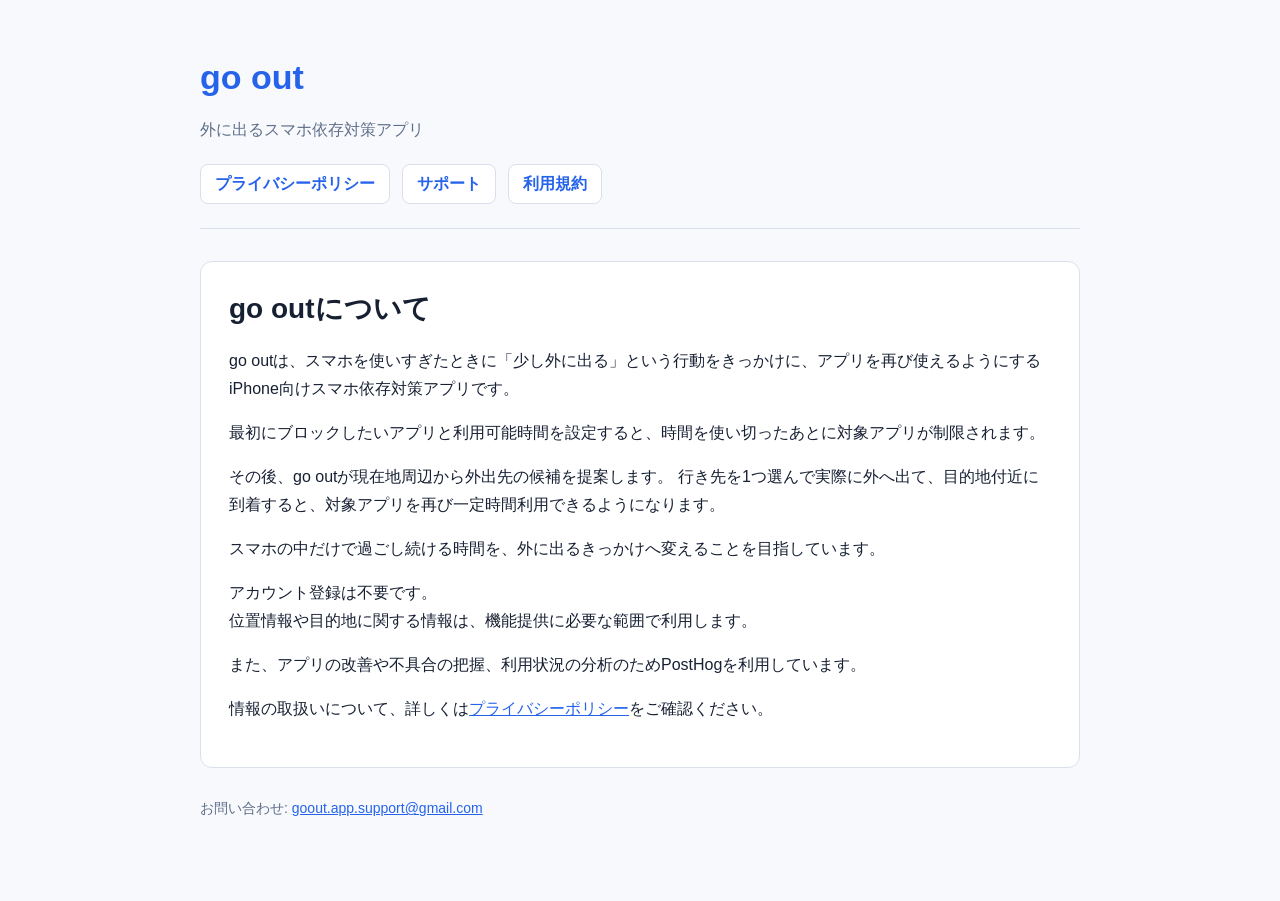
<file: index.html>
<!doctype html>
<html lang="ja">
  <head>
    <meta charset="utf-8">
    <meta name="viewport" content="width=device-width, initial-scale=1">
    <title>go out</title>
    <link rel="stylesheet" href="styles.css">
  </head>
  <body>
    <div class="page">
      <header>
        <p class="brand">go out</p>
        <p class="lead">外に出るスマホ依存対策アプリ</p>
        <nav aria-label="公開ページ">
          <a href="privacy.html">プライバシーポリシー</a>
          <a href="support.html">サポート</a>
          <a href="terms.html">利用規約</a>
        </nav>
      </header>

      <main>
        <h1>go outについて</h1>
        <p>
          go outは、スマホを使いすぎたときに「少し外に出る」という行動をきっかけに、アプリを再び使えるようにするiPhone向けスマホ依存対策アプリです。
        </p>
        <p>
          最初にブロックしたいアプリと利用可能時間を設定すると、時間を使い切ったあとに対象アプリが制限されます。
        </p>
        <p>
          その後、go outが現在地周辺から外出先の候補を提案します。
          行き先を1つ選んで実際に外へ出て、目的地付近に到着すると、対象アプリを再び一定時間利用できるようになります。
        </p>
        <p>
          スマホの中だけで過ごし続ける時間を、外に出るきっかけへ変えることを目指しています。
        </p>
        <p>
          アカウント登録は不要です。<br>
          位置情報や目的地に関する情報は、機能提供に必要な範囲で利用します。
        </p>
        <p>
          また、アプリの改善や不具合の把握、利用状況の分析のためPostHogを利用しています。
        </p>
        <p>
          情報の取扱いについて、詳しくは<a href="privacy.html">プライバシーポリシー</a>をご確認ください。
        </p>
      </main>

      <footer>
        <p>お問い合わせ: <a href="mailto:goout.app.support@gmail.com">goout.app.support@gmail.com</a></p>
      </footer>
    </div>
  </body>
</html>
</file>
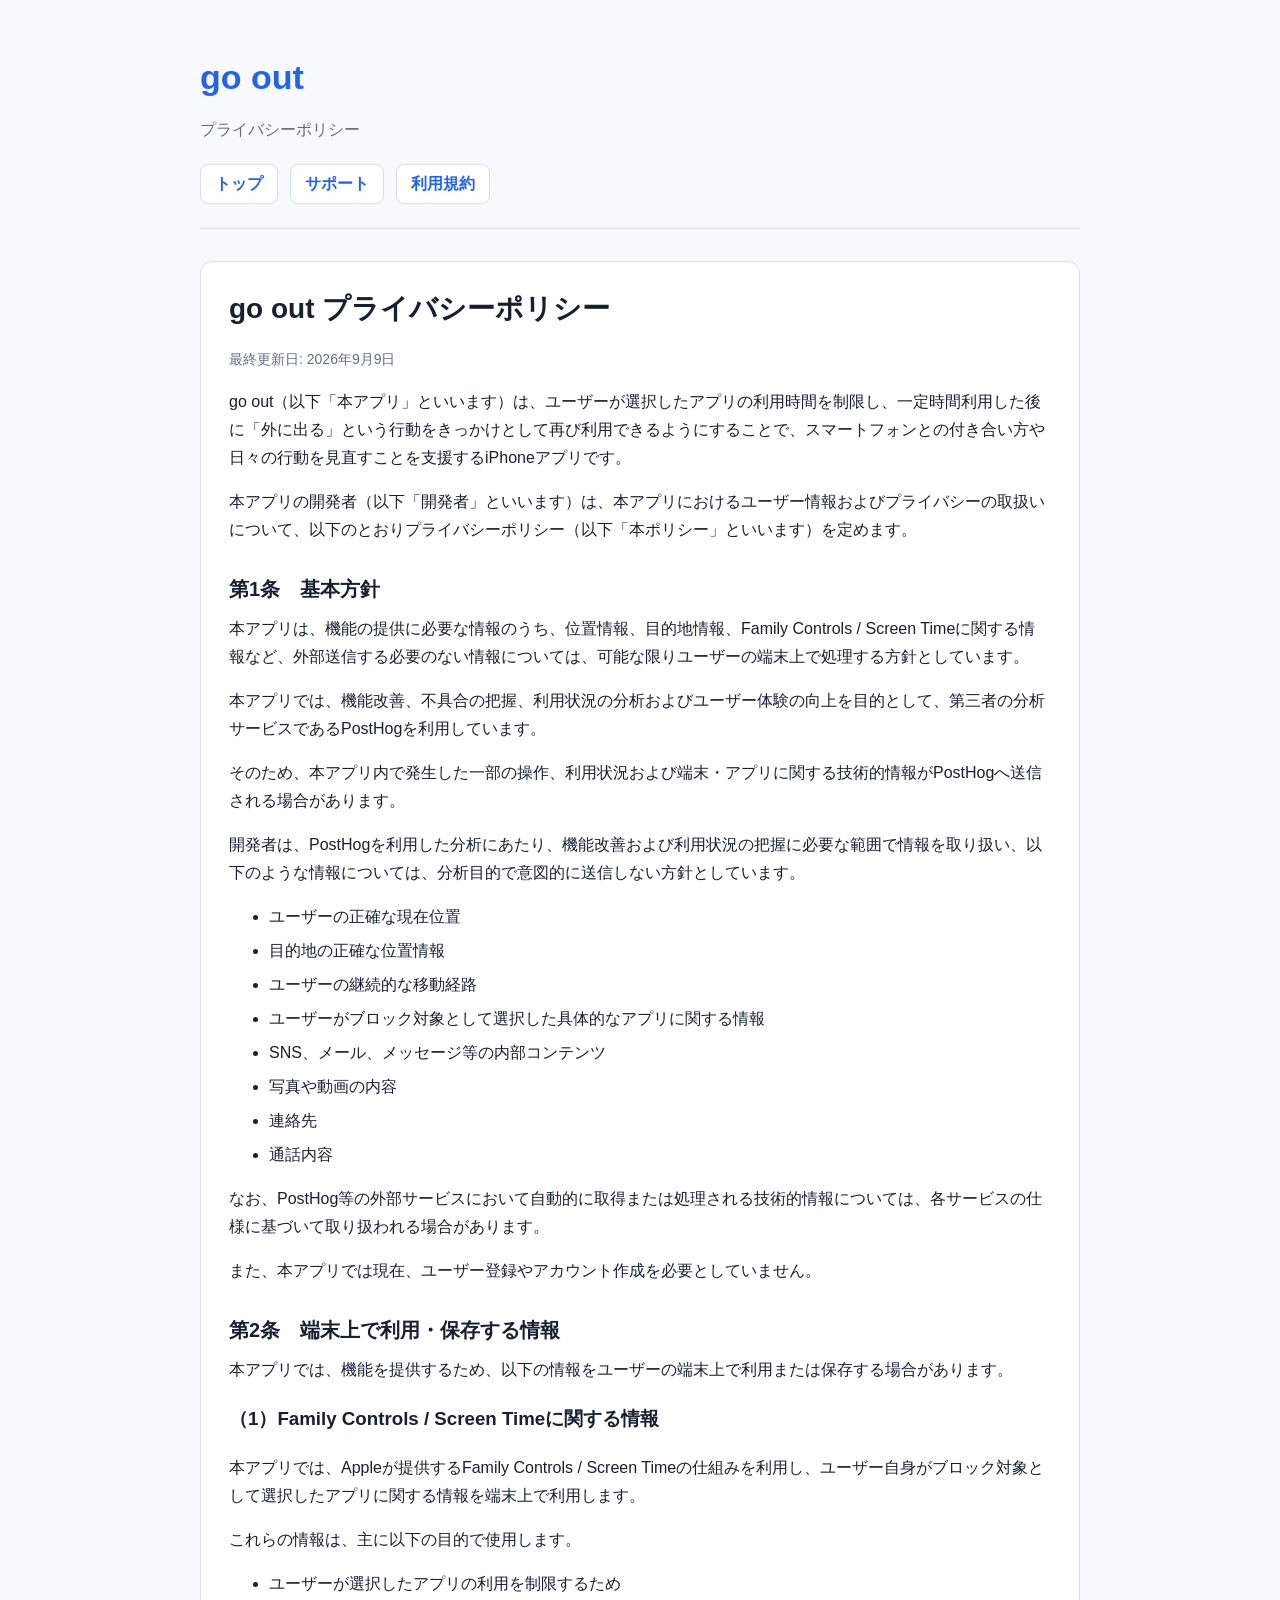
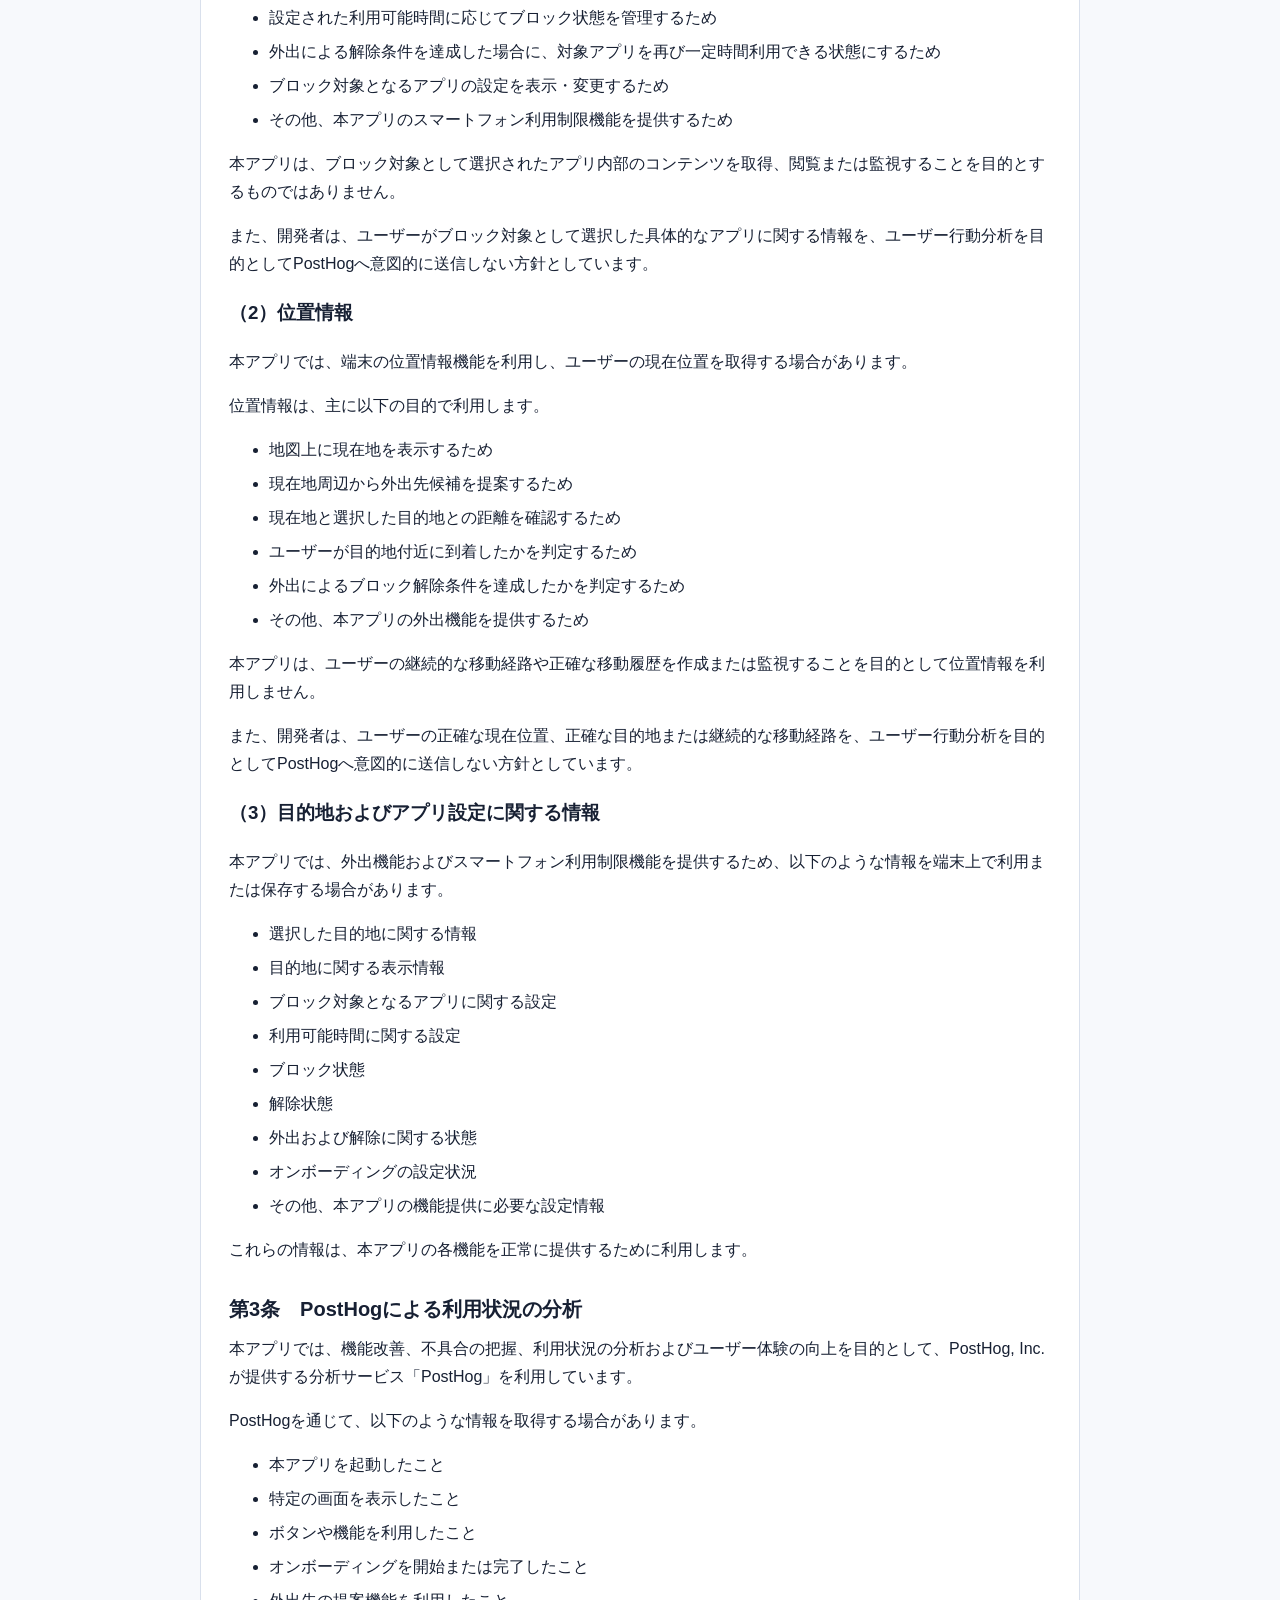
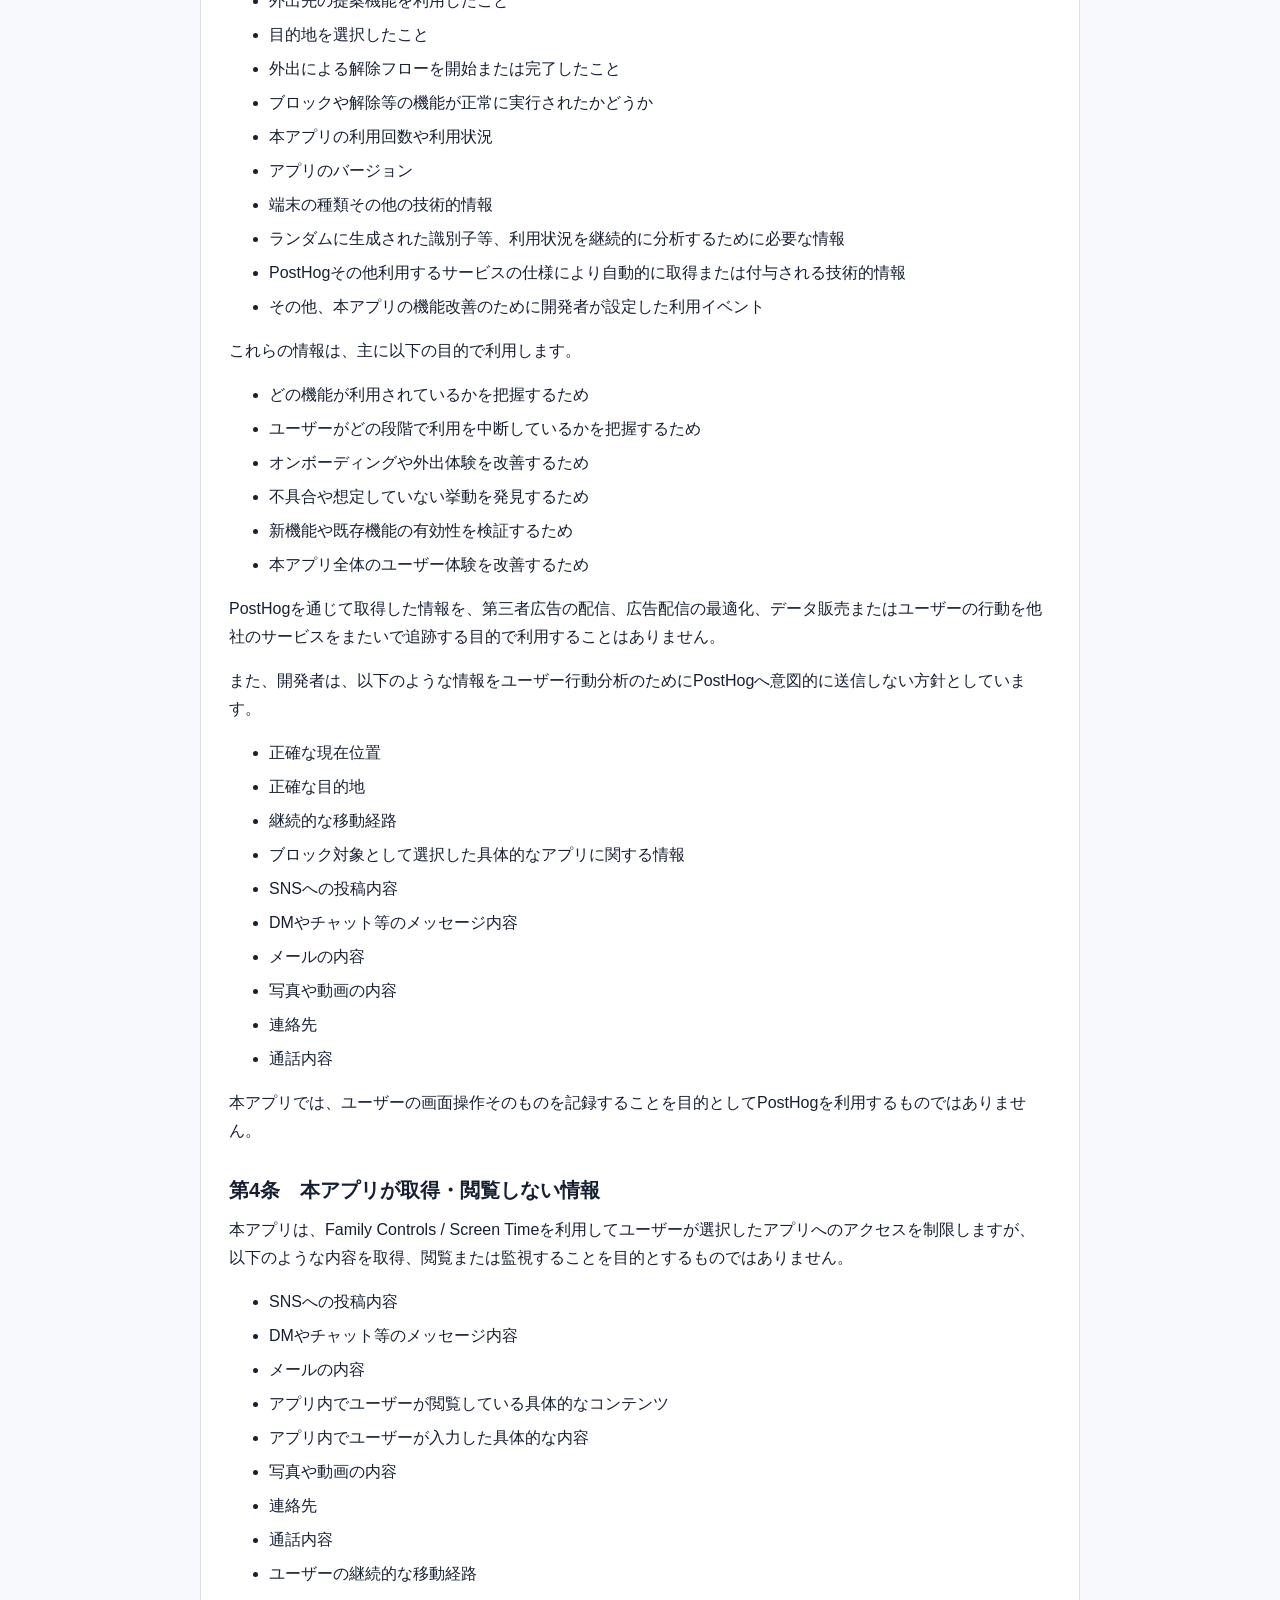
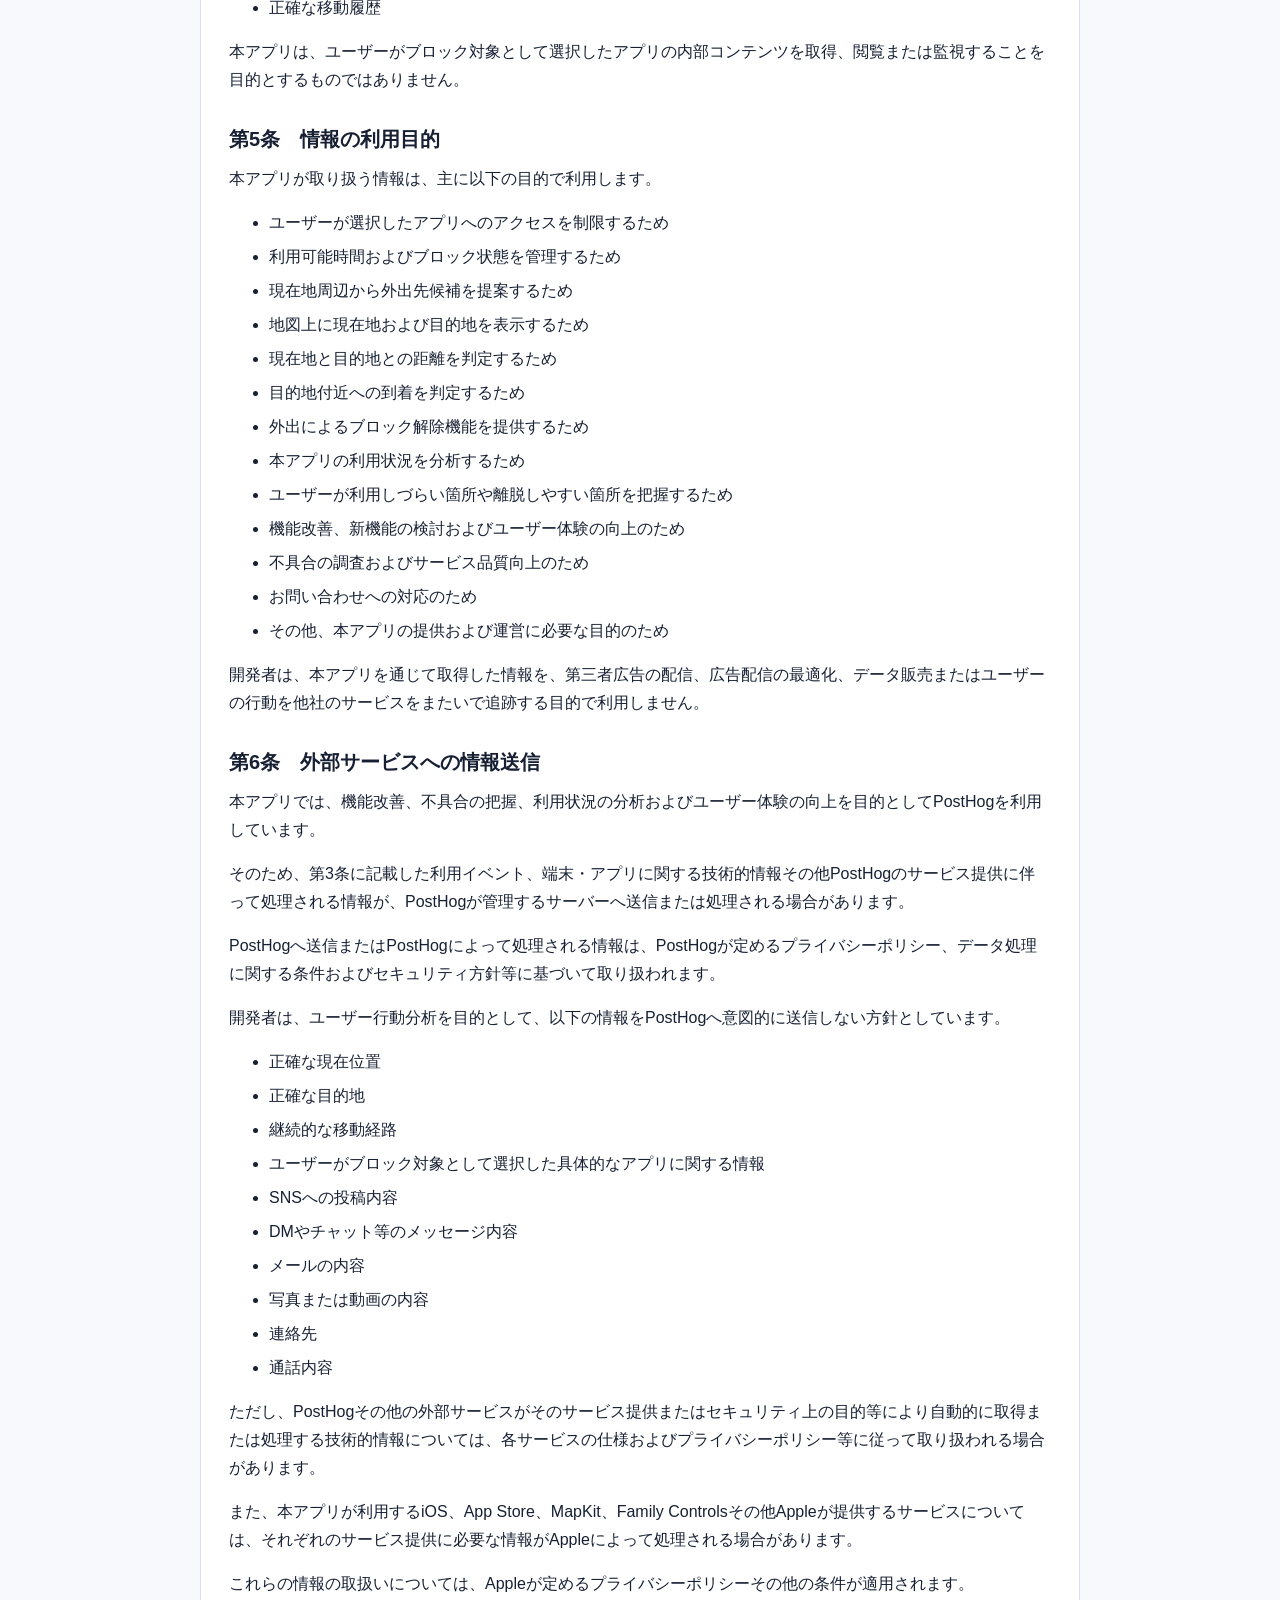
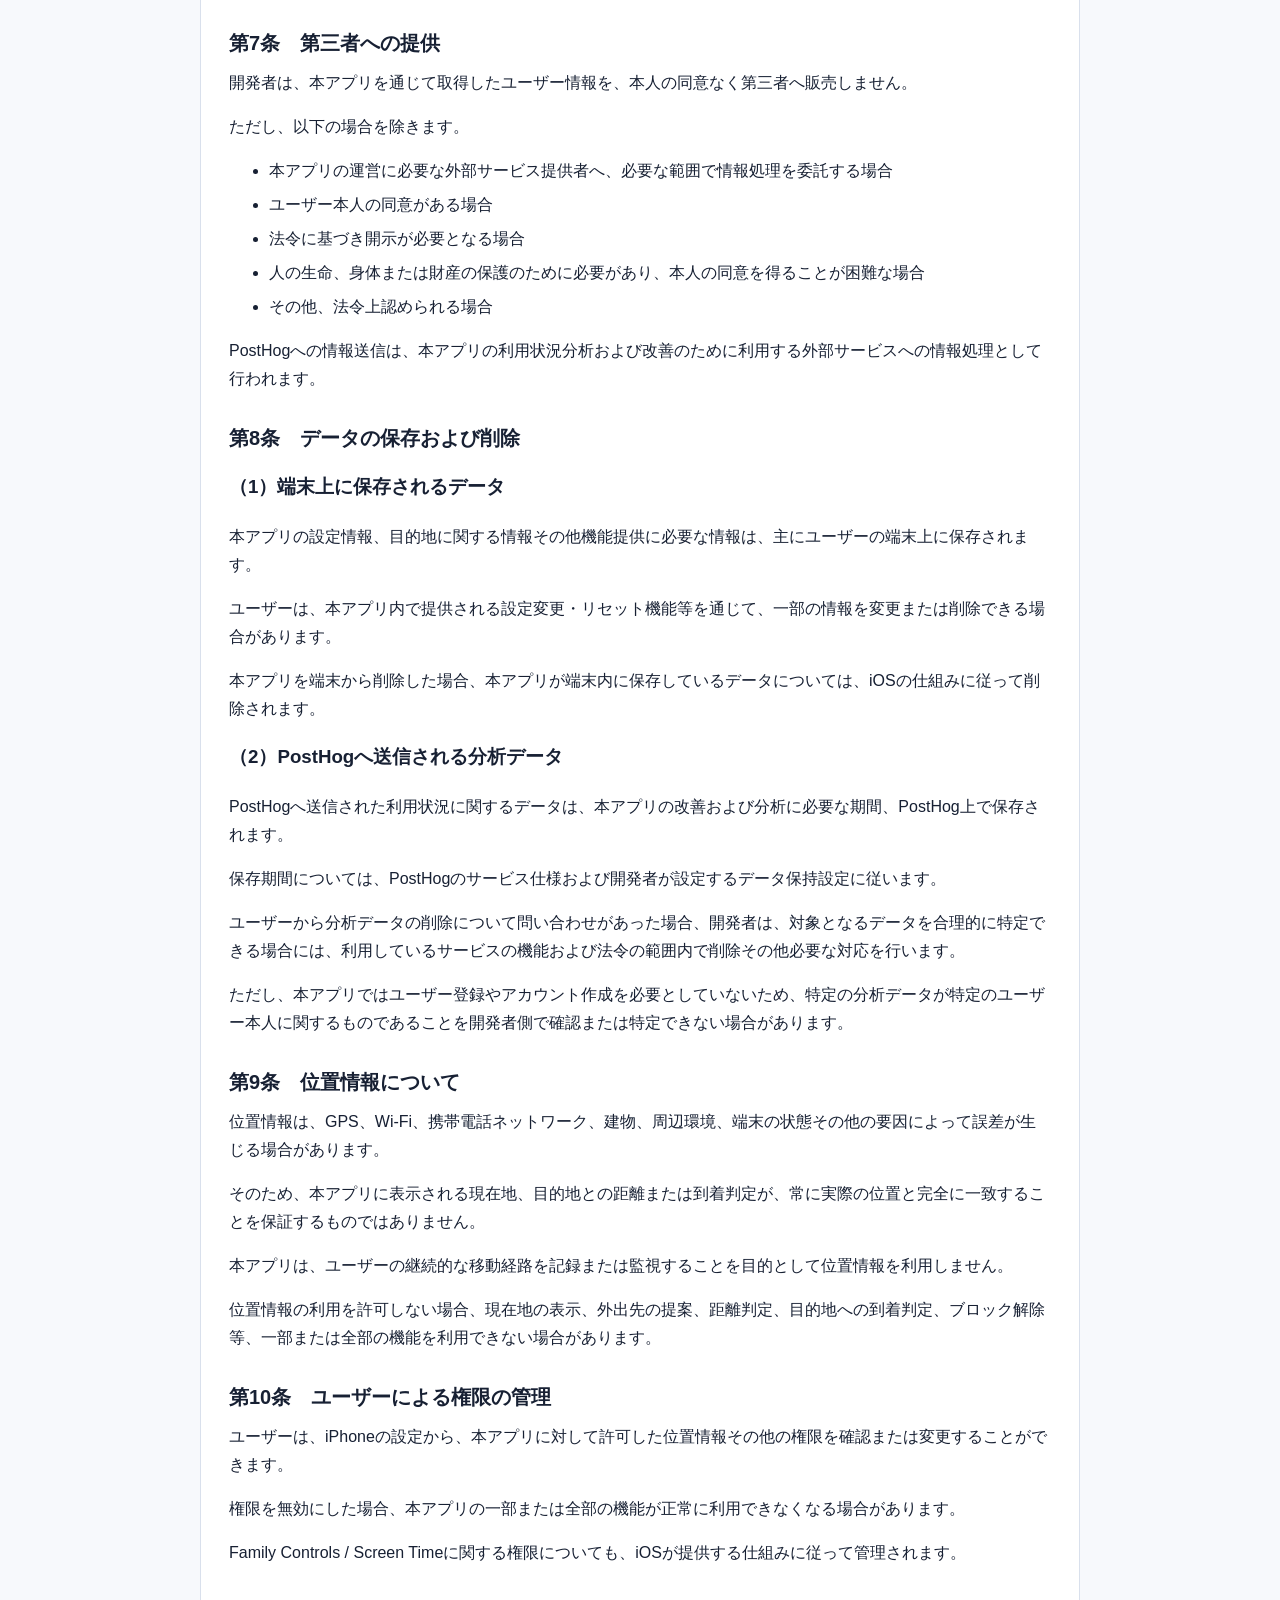
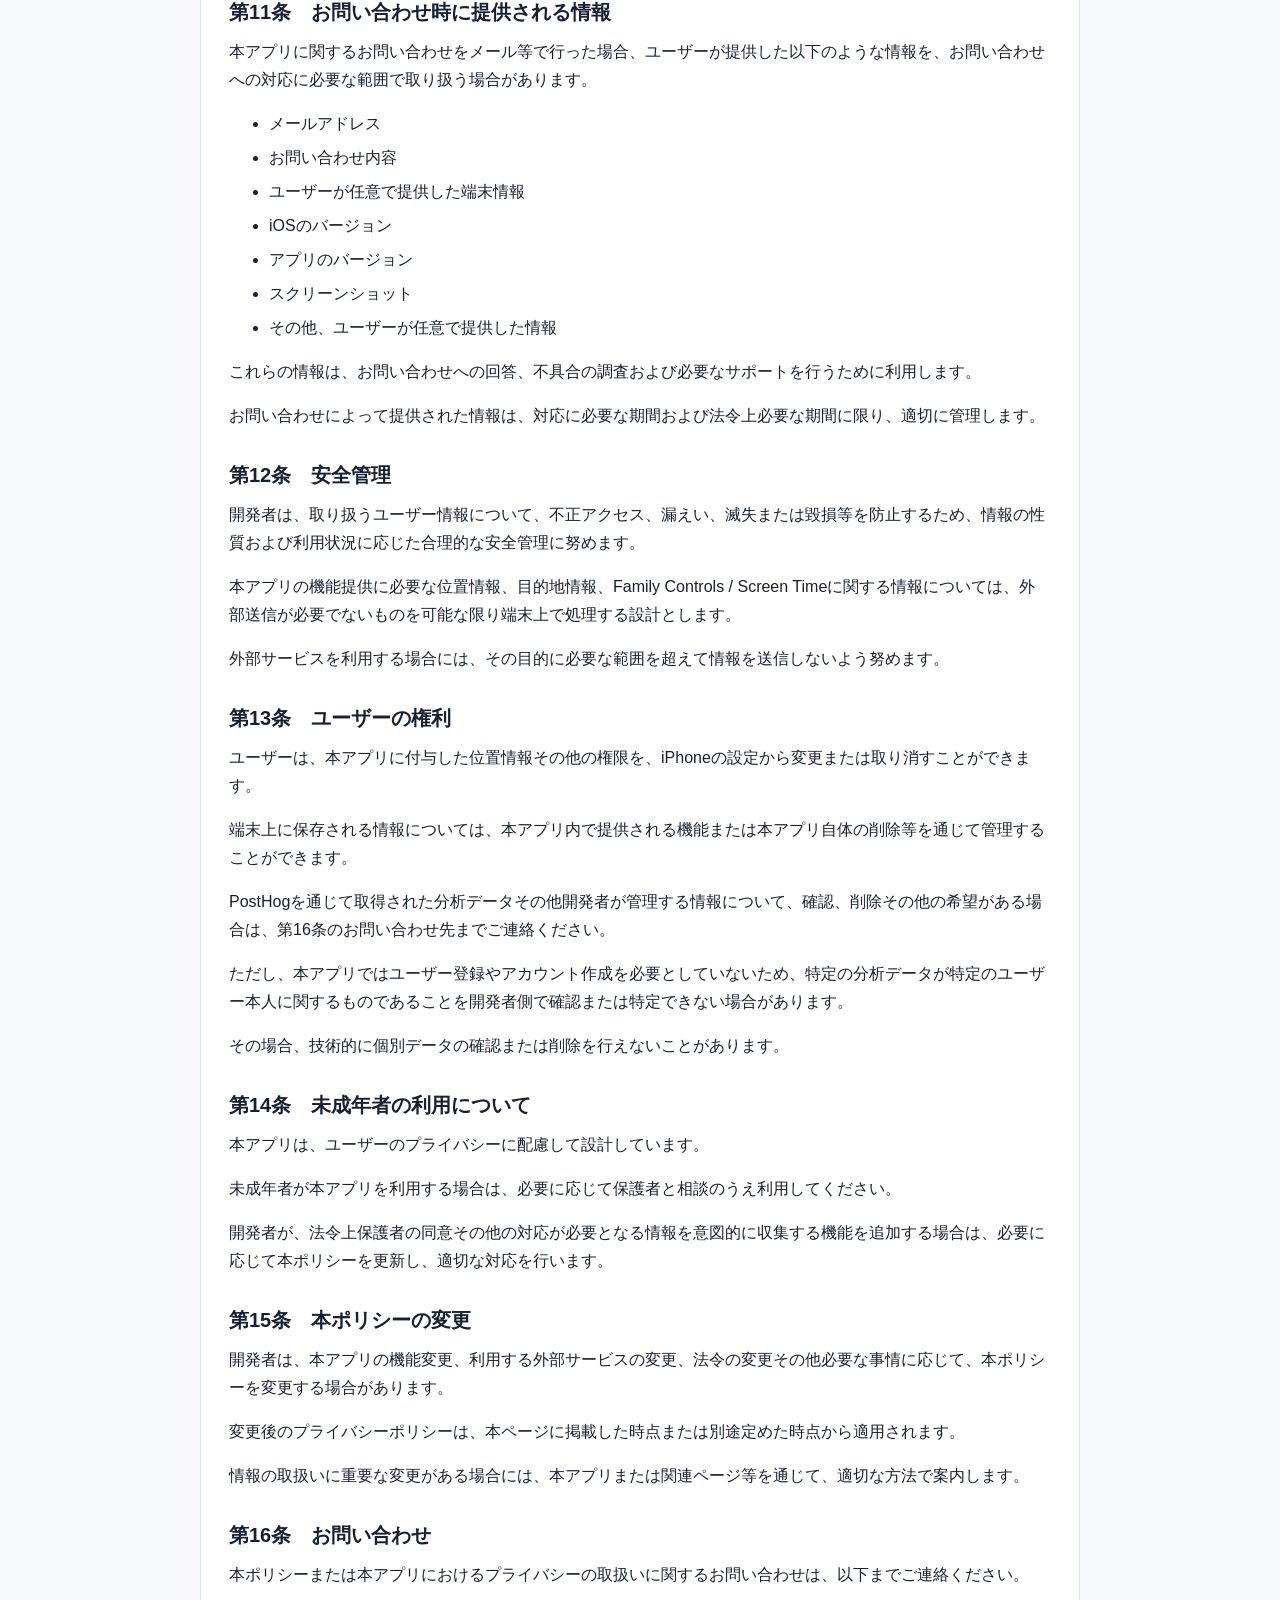
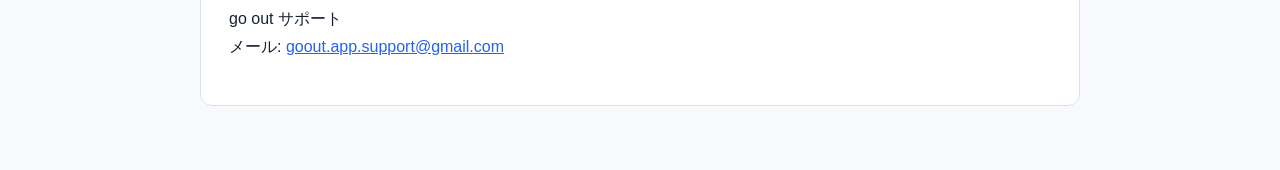
<file: privacy.html>
<!doctype html>
<html lang="ja">
  <head>
    <meta charset="utf-8">
    <meta name="viewport" content="width=device-width, initial-scale=1">
    <title>プライバシーポリシー - go out</title>
    <link rel="stylesheet" href="styles.css">
  </head>
  <body>
    <div class="page">
      <header>
        <p class="brand">go out</p>
        <p class="lead">プライバシーポリシー</p>
        <nav aria-label="公開ページ">
          <a href="index.html">トップ</a>
          <a href="support.html">サポート</a>
          <a href="terms.html">利用規約</a>
        </nav>
      </header>

      <main>
        <h1>go out プライバシーポリシー</h1>
        <p class="updated">最終更新日: 2026年9月9日</p>

        <p>
          go out（以下「本アプリ」といいます）は、ユーザーが選択したアプリの利用時間を制限し、一定時間利用した後に「外に出る」という行動をきっかけとして再び利用できるようにすることで、スマートフォンとの付き合い方や日々の行動を見直すことを支援するiPhoneアプリです。
        </p>
        <p>
          本アプリの開発者（以下「開発者」といいます）は、本アプリにおけるユーザー情報およびプライバシーの取扱いについて、以下のとおりプライバシーポリシー（以下「本ポリシー」といいます）を定めます。
        </p>

        <h2>第1条　基本方針</h2>
        <p>
          本アプリは、機能の提供に必要な情報のうち、位置情報、目的地情報、Family Controls / Screen Timeに関する情報など、外部送信する必要のない情報については、可能な限りユーザーの端末上で処理する方針としています。
        </p>
        <p>
          本アプリでは、機能改善、不具合の把握、利用状況の分析およびユーザー体験の向上を目的として、第三者の分析サービスであるPostHogを利用しています。
        </p>
        <p>
          そのため、本アプリ内で発生した一部の操作、利用状況および端末・アプリに関する技術的情報がPostHogへ送信される場合があります。
        </p>
        <p>
          開発者は、PostHogを利用した分析にあたり、機能改善および利用状況の把握に必要な範囲で情報を取り扱い、以下のような情報については、分析目的で意図的に送信しない方針としています。
        </p>
        <ul>
          <li>ユーザーの正確な現在位置</li>
          <li>目的地の正確な位置情報</li>
          <li>ユーザーの継続的な移動経路</li>
          <li>ユーザーがブロック対象として選択した具体的なアプリに関する情報</li>
          <li>SNS、メール、メッセージ等の内部コンテンツ</li>
          <li>写真や動画の内容</li>
          <li>連絡先</li>
          <li>通話内容</li>
        </ul>
        <p>
          なお、PostHog等の外部サービスにおいて自動的に取得または処理される技術的情報については、各サービスの仕様に基づいて取り扱われる場合があります。
        </p>
        <p>
          また、本アプリでは現在、ユーザー登録やアカウント作成を必要としていません。
        </p>

        <h2>第2条　端末上で利用・保存する情報</h2>
        <p>
          本アプリでは、機能を提供するため、以下の情報をユーザーの端末上で利用または保存する場合があります。
        </p>

        <h3>（1）Family Controls / Screen Timeに関する情報</h3>
        <p>
          本アプリでは、Appleが提供するFamily Controls / Screen Timeの仕組みを利用し、ユーザー自身がブロック対象として選択したアプリに関する情報を端末上で利用します。
        </p>
        <p>これらの情報は、主に以下の目的で使用します。</p>
        <ul>
          <li>ユーザーが選択したアプリの利用を制限するため</li>
          <li>設定された利用可能時間に応じてブロック状態を管理するため</li>
          <li>外出による解除条件を達成した場合に、対象アプリを再び一定時間利用できる状態にするため</li>
          <li>ブロック対象となるアプリの設定を表示・変更するため</li>
          <li>その他、本アプリのスマートフォン利用制限機能を提供するため</li>
        </ul>
        <p>
          本アプリは、ブロック対象として選択されたアプリ内部のコンテンツを取得、閲覧または監視することを目的とするものではありません。
        </p>
        <p>
          また、開発者は、ユーザーがブロック対象として選択した具体的なアプリに関する情報を、ユーザー行動分析を目的としてPostHogへ意図的に送信しない方針としています。
        </p>

        <h3>（2）位置情報</h3>
        <p>
          本アプリでは、端末の位置情報機能を利用し、ユーザーの現在位置を取得する場合があります。
        </p>
        <p>位置情報は、主に以下の目的で利用します。</p>
        <ul>
          <li>地図上に現在地を表示するため</li>
          <li>現在地周辺から外出先候補を提案するため</li>
          <li>現在地と選択した目的地との距離を確認するため</li>
          <li>ユーザーが目的地付近に到着したかを判定するため</li>
          <li>外出によるブロック解除条件を達成したかを判定するため</li>
          <li>その他、本アプリの外出機能を提供するため</li>
        </ul>
        <p>
          本アプリは、ユーザーの継続的な移動経路や正確な移動履歴を作成または監視することを目的として位置情報を利用しません。
        </p>
        <p>
          また、開発者は、ユーザーの正確な現在位置、正確な目的地または継続的な移動経路を、ユーザー行動分析を目的としてPostHogへ意図的に送信しない方針としています。
        </p>

        <h3>（3）目的地およびアプリ設定に関する情報</h3>
        <p>
          本アプリでは、外出機能およびスマートフォン利用制限機能を提供するため、以下のような情報を端末上で利用または保存する場合があります。
        </p>
        <ul>
          <li>選択した目的地に関する情報</li>
          <li>目的地に関する表示情報</li>
          <li>ブロック対象となるアプリに関する設定</li>
          <li>利用可能時間に関する設定</li>
          <li>ブロック状態</li>
          <li>解除状態</li>
          <li>外出および解除に関する状態</li>
          <li>オンボーディングの設定状況</li>
          <li>その他、本アプリの機能提供に必要な設定情報</li>
        </ul>
        <p>
          これらの情報は、本アプリの各機能を正常に提供するために利用します。
        </p>

        <h2>第3条　PostHogによる利用状況の分析</h2>
        <p>
          本アプリでは、機能改善、不具合の把握、利用状況の分析およびユーザー体験の向上を目的として、PostHog, Inc.が提供する分析サービス「PostHog」を利用しています。
        </p>
        <p>PostHogを通じて、以下のような情報を取得する場合があります。</p>
        <ul>
          <li>本アプリを起動したこと</li>
          <li>特定の画面を表示したこと</li>
          <li>ボタンや機能を利用したこと</li>
          <li>オンボーディングを開始または完了したこと</li>
          <li>外出先の提案機能を利用したこと</li>
          <li>目的地を選択したこと</li>
          <li>外出による解除フローを開始または完了したこと</li>
          <li>ブロックや解除等の機能が正常に実行されたかどうか</li>
          <li>本アプリの利用回数や利用状況</li>
          <li>アプリのバージョン</li>
          <li>端末の種類その他の技術的情報</li>
          <li>ランダムに生成された識別子等、利用状況を継続的に分析するために必要な情報</li>
          <li>PostHogその他利用するサービスの仕様により自動的に取得または付与される技術的情報</li>
          <li>その他、本アプリの機能改善のために開発者が設定した利用イベント</li>
        </ul>
        <p>これらの情報は、主に以下の目的で利用します。</p>
        <ul>
          <li>どの機能が利用されているかを把握するため</li>
          <li>ユーザーがどの段階で利用を中断しているかを把握するため</li>
          <li>オンボーディングや外出体験を改善するため</li>
          <li>不具合や想定していない挙動を発見するため</li>
          <li>新機能や既存機能の有効性を検証するため</li>
          <li>本アプリ全体のユーザー体験を改善するため</li>
        </ul>
        <p>
          PostHogを通じて取得した情報を、第三者広告の配信、広告配信の最適化、データ販売またはユーザーの行動を他社のサービスをまたいで追跡する目的で利用することはありません。
        </p>
        <p>
          また、開発者は、以下のような情報をユーザー行動分析のためにPostHogへ意図的に送信しない方針としています。
        </p>
        <ul>
          <li>正確な現在位置</li>
          <li>正確な目的地</li>
          <li>継続的な移動経路</li>
          <li>ブロック対象として選択した具体的なアプリに関する情報</li>
          <li>SNSへの投稿内容</li>
          <li>DMやチャット等のメッセージ内容</li>
          <li>メールの内容</li>
          <li>写真や動画の内容</li>
          <li>連絡先</li>
          <li>通話内容</li>
        </ul>
        <p>
          本アプリでは、ユーザーの画面操作そのものを記録することを目的としてPostHogを利用するものではありません。
        </p>

        <h2>第4条　本アプリが取得・閲覧しない情報</h2>
        <p>
          本アプリは、Family Controls / Screen Timeを利用してユーザーが選択したアプリへのアクセスを制限しますが、以下のような内容を取得、閲覧または監視することを目的とするものではありません。
        </p>
        <ul>
          <li>SNSへの投稿内容</li>
          <li>DMやチャット等のメッセージ内容</li>
          <li>メールの内容</li>
          <li>アプリ内でユーザーが閲覧している具体的なコンテンツ</li>
          <li>アプリ内でユーザーが入力した具体的な内容</li>
          <li>写真や動画の内容</li>
          <li>連絡先</li>
          <li>通話内容</li>
          <li>ユーザーの継続的な移動経路</li>
          <li>正確な移動履歴</li>
        </ul>
        <p>
          本アプリは、ユーザーがブロック対象として選択したアプリの内部コンテンツを取得、閲覧または監視することを目的とするものではありません。
        </p>

        <h2>第5条　情報の利用目的</h2>
        <p>本アプリが取り扱う情報は、主に以下の目的で利用します。</p>
        <ul>
          <li>ユーザーが選択したアプリへのアクセスを制限するため</li>
          <li>利用可能時間およびブロック状態を管理するため</li>
          <li>現在地周辺から外出先候補を提案するため</li>
          <li>地図上に現在地および目的地を表示するため</li>
          <li>現在地と目的地との距離を判定するため</li>
          <li>目的地付近への到着を判定するため</li>
          <li>外出によるブロック解除機能を提供するため</li>
          <li>本アプリの利用状況を分析するため</li>
          <li>ユーザーが利用しづらい箇所や離脱しやすい箇所を把握するため</li>
          <li>機能改善、新機能の検討およびユーザー体験の向上のため</li>
          <li>不具合の調査およびサービス品質向上のため</li>
          <li>お問い合わせへの対応のため</li>
          <li>その他、本アプリの提供および運営に必要な目的のため</li>
        </ul>
        <p>
          開発者は、本アプリを通じて取得した情報を、第三者広告の配信、広告配信の最適化、データ販売またはユーザーの行動を他社のサービスをまたいで追跡する目的で利用しません。
        </p>

        <h2>第6条　外部サービスへの情報送信</h2>
        <p>
          本アプリでは、機能改善、不具合の把握、利用状況の分析およびユーザー体験の向上を目的としてPostHogを利用しています。
        </p>
        <p>
          そのため、第3条に記載した利用イベント、端末・アプリに関する技術的情報その他PostHogのサービス提供に伴って処理される情報が、PostHogが管理するサーバーへ送信または処理される場合があります。
        </p>
        <p>
          PostHogへ送信またはPostHogによって処理される情報は、PostHogが定めるプライバシーポリシー、データ処理に関する条件およびセキュリティ方針等に基づいて取り扱われます。
        </p>
        <p>
          開発者は、ユーザー行動分析を目的として、以下の情報をPostHogへ意図的に送信しない方針としています。
        </p>
        <ul>
          <li>正確な現在位置</li>
          <li>正確な目的地</li>
          <li>継続的な移動経路</li>
          <li>ユーザーがブロック対象として選択した具体的なアプリに関する情報</li>
          <li>SNSへの投稿内容</li>
          <li>DMやチャット等のメッセージ内容</li>
          <li>メールの内容</li>
          <li>写真または動画の内容</li>
          <li>連絡先</li>
          <li>通話内容</li>
        </ul>
        <p>
          ただし、PostHogその他の外部サービスがそのサービス提供またはセキュリティ上の目的等により自動的に取得または処理する技術的情報については、各サービスの仕様およびプライバシーポリシー等に従って取り扱われる場合があります。
        </p>
        <p>
          また、本アプリが利用するiOS、App Store、MapKit、Family Controlsその他Appleが提供するサービスについては、それぞれのサービス提供に必要な情報がAppleによって処理される場合があります。
        </p>
        <p>
          これらの情報の取扱いについては、Appleが定めるプライバシーポリシーその他の条件が適用されます。
        </p>

        <h2>第7条　第三者への提供</h2>
        <p>
          開発者は、本アプリを通じて取得したユーザー情報を、本人の同意なく第三者へ販売しません。
        </p>
        <p>ただし、以下の場合を除きます。</p>
        <ul>
          <li>本アプリの運営に必要な外部サービス提供者へ、必要な範囲で情報処理を委託する場合</li>
          <li>ユーザー本人の同意がある場合</li>
          <li>法令に基づき開示が必要となる場合</li>
          <li>人の生命、身体または財産の保護のために必要があり、本人の同意を得ることが困難な場合</li>
          <li>その他、法令上認められる場合</li>
        </ul>
        <p>
          PostHogへの情報送信は、本アプリの利用状況分析および改善のために利用する外部サービスへの情報処理として行われます。
        </p>

        <h2>第8条　データの保存および削除</h2>
        <h3>（1）端末上に保存されるデータ</h3>
        <p>
          本アプリの設定情報、目的地に関する情報その他機能提供に必要な情報は、主にユーザーの端末上に保存されます。
        </p>
        <p>
          ユーザーは、本アプリ内で提供される設定変更・リセット機能等を通じて、一部の情報を変更または削除できる場合があります。
        </p>
        <p>
          本アプリを端末から削除した場合、本アプリが端末内に保存しているデータについては、iOSの仕組みに従って削除されます。
        </p>

        <h3>（2）PostHogへ送信される分析データ</h3>
        <p>
          PostHogへ送信された利用状況に関するデータは、本アプリの改善および分析に必要な期間、PostHog上で保存されます。
        </p>
        <p>
          保存期間については、PostHogのサービス仕様および開発者が設定するデータ保持設定に従います。
        </p>
        <p>
          ユーザーから分析データの削除について問い合わせがあった場合、開発者は、対象となるデータを合理的に特定できる場合には、利用しているサービスの機能および法令の範囲内で削除その他必要な対応を行います。
        </p>
        <p>
          ただし、本アプリではユーザー登録やアカウント作成を必要としていないため、特定の分析データが特定のユーザー本人に関するものであることを開発者側で確認または特定できない場合があります。
        </p>

        <h2>第9条　位置情報について</h2>
        <p>
          位置情報は、GPS、Wi-Fi、携帯電話ネットワーク、建物、周辺環境、端末の状態その他の要因によって誤差が生じる場合があります。
        </p>
        <p>
          そのため、本アプリに表示される現在地、目的地との距離または到着判定が、常に実際の位置と完全に一致することを保証するものではありません。
        </p>
        <p>
          本アプリは、ユーザーの継続的な移動経路を記録または監視することを目的として位置情報を利用しません。
        </p>
        <p>
          位置情報の利用を許可しない場合、現在地の表示、外出先の提案、距離判定、目的地への到着判定、ブロック解除等、一部または全部の機能を利用できない場合があります。
        </p>

        <h2>第10条　ユーザーによる権限の管理</h2>
        <p>
          ユーザーは、iPhoneの設定から、本アプリに対して許可した位置情報その他の権限を確認または変更することができます。
        </p>
        <p>
          権限を無効にした場合、本アプリの一部または全部の機能が正常に利用できなくなる場合があります。
        </p>
        <p>
          Family Controls / Screen Timeに関する権限についても、iOSが提供する仕組みに従って管理されます。
        </p>

        <h2>第11条　お問い合わせ時に提供される情報</h2>
        <p>
          本アプリに関するお問い合わせをメール等で行った場合、ユーザーが提供した以下のような情報を、お問い合わせへの対応に必要な範囲で取り扱う場合があります。
        </p>
        <ul>
          <li>メールアドレス</li>
          <li>お問い合わせ内容</li>
          <li>ユーザーが任意で提供した端末情報</li>
          <li>iOSのバージョン</li>
          <li>アプリのバージョン</li>
          <li>スクリーンショット</li>
          <li>その他、ユーザーが任意で提供した情報</li>
        </ul>
        <p>
          これらの情報は、お問い合わせへの回答、不具合の調査および必要なサポートを行うために利用します。
        </p>
        <p>
          お問い合わせによって提供された情報は、対応に必要な期間および法令上必要な期間に限り、適切に管理します。
        </p>

        <h2>第12条　安全管理</h2>
        <p>
          開発者は、取り扱うユーザー情報について、不正アクセス、漏えい、滅失または毀損等を防止するため、情報の性質および利用状況に応じた合理的な安全管理に努めます。
        </p>
        <p>
          本アプリの機能提供に必要な位置情報、目的地情報、Family Controls / Screen Timeに関する情報については、外部送信が必要でないものを可能な限り端末上で処理する設計とします。
        </p>
        <p>
          外部サービスを利用する場合には、その目的に必要な範囲を超えて情報を送信しないよう努めます。
        </p>

        <h2>第13条　ユーザーの権利</h2>
        <p>
          ユーザーは、本アプリに付与した位置情報その他の権限を、iPhoneの設定から変更または取り消すことができます。
        </p>
        <p>
          端末上に保存される情報については、本アプリ内で提供される機能または本アプリ自体の削除等を通じて管理することができます。
        </p>
        <p>
          PostHogを通じて取得された分析データその他開発者が管理する情報について、確認、削除その他の希望がある場合は、第16条のお問い合わせ先までご連絡ください。
        </p>
        <p>
          ただし、本アプリではユーザー登録やアカウント作成を必要としていないため、特定の分析データが特定のユーザー本人に関するものであることを開発者側で確認または特定できない場合があります。
        </p>
        <p>
          その場合、技術的に個別データの確認または削除を行えないことがあります。
        </p>

        <h2>第14条　未成年者の利用について</h2>
        <p>
          本アプリは、ユーザーのプライバシーに配慮して設計しています。
        </p>
        <p>
          未成年者が本アプリを利用する場合は、必要に応じて保護者と相談のうえ利用してください。
        </p>
        <p>
          開発者が、法令上保護者の同意その他の対応が必要となる情報を意図的に収集する機能を追加する場合は、必要に応じて本ポリシーを更新し、適切な対応を行います。
        </p>

        <h2>第15条　本ポリシーの変更</h2>
        <p>
          開発者は、本アプリの機能変更、利用する外部サービスの変更、法令の変更その他必要な事情に応じて、本ポリシーを変更する場合があります。
        </p>
        <p>
          変更後のプライバシーポリシーは、本ページに掲載した時点または別途定めた時点から適用されます。
        </p>
        <p>
          情報の取扱いに重要な変更がある場合には、本アプリまたは関連ページ等を通じて、適切な方法で案内します。
        </p>

        <h2>第16条　お問い合わせ</h2>
        <p>
          本ポリシーまたは本アプリにおけるプライバシーの取扱いに関するお問い合わせは、以下までご連絡ください。
        </p>
        <p>
          go out サポート<br>
          メール: <a href="mailto:goout.app.support@gmail.com">goout.app.support@gmail.com</a>
        </p>
      </main>
    </div>
  </body>
</html>
</file>
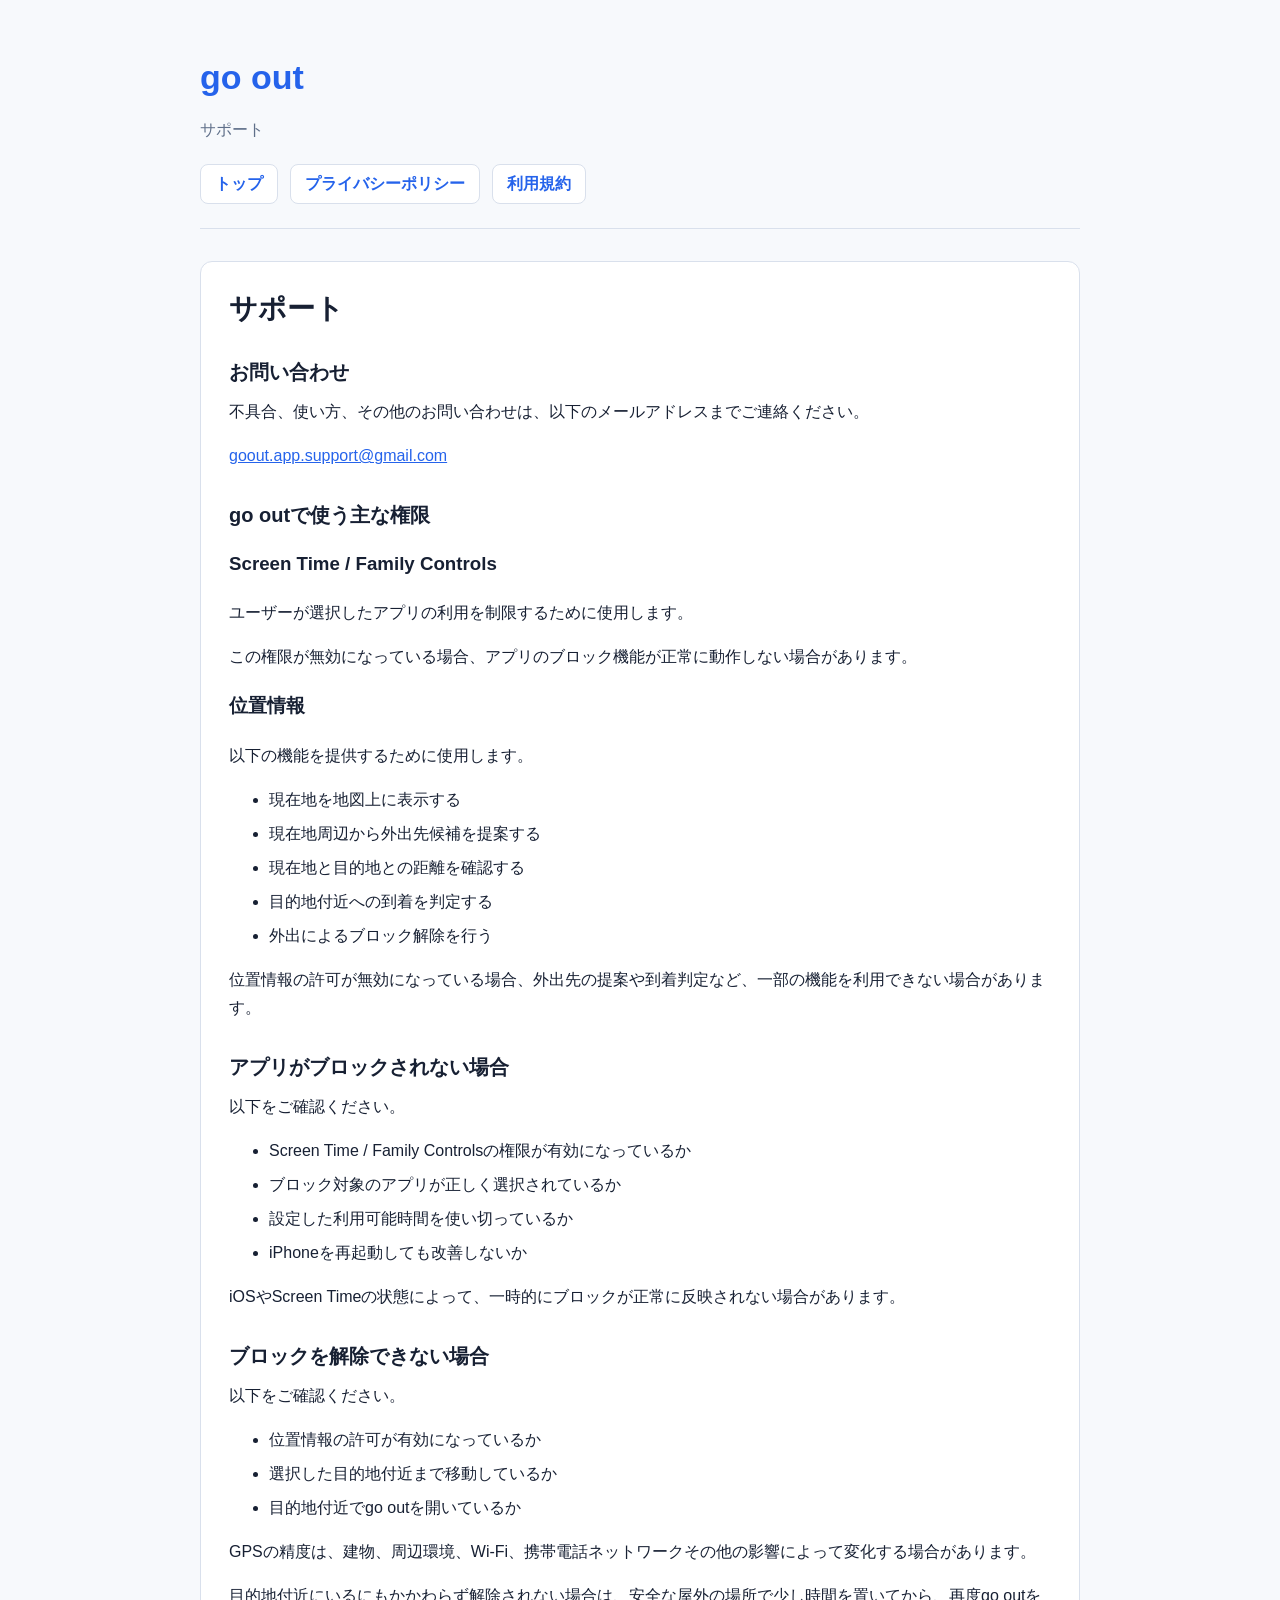
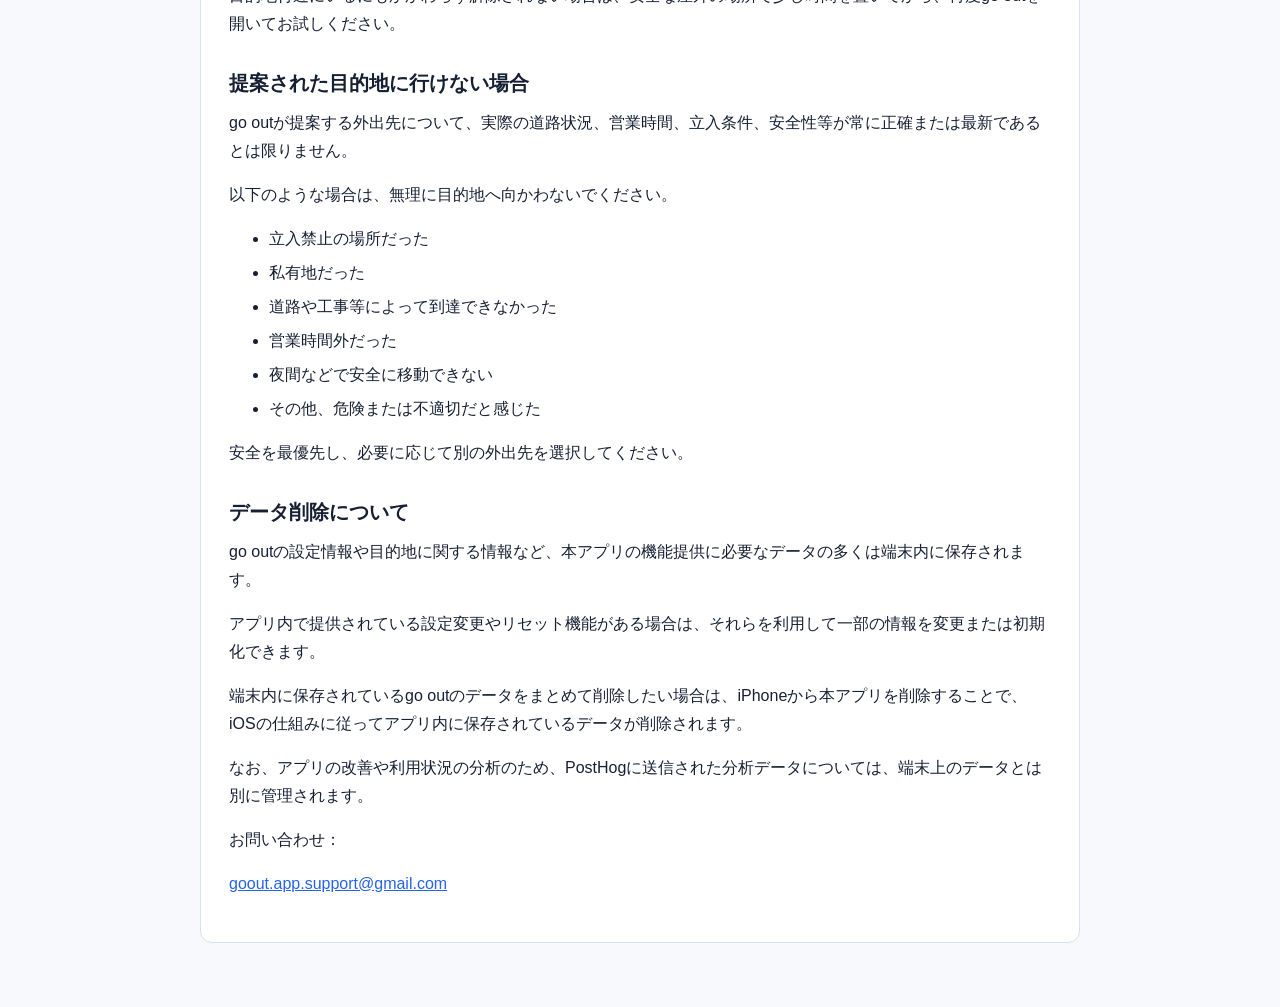
<file: support.html>
<!doctype html>
<html lang="ja">
  <head>
    <meta charset="utf-8">
    <meta name="viewport" content="width=device-width, initial-scale=1">
    <title>サポート - go out</title>
    <link rel="stylesheet" href="styles.css">
  </head>
  <body>
    <div class="page">
      <header>
        <p class="brand">go out</p>
        <p class="lead">サポート</p>
        <nav aria-label="公開ページ">
          <a href="index.html">トップ</a>
          <a href="privacy.html">プライバシーポリシー</a>
          <a href="terms.html">利用規約</a>
        </nav>
      </header>

      <main>
        <h1>サポート</h1>

        <h2>お問い合わせ</h2>
        <p>
          不具合、使い方、その他のお問い合わせは、以下のメールアドレスまでご連絡ください。
        </p>
        <p>
          <a href="mailto:goout.app.support@gmail.com">goout.app.support@gmail.com</a>
        </p>

        <h2>go outで使う主な権限</h2>
        <h3>Screen Time / Family Controls</h3>
        <p>
          ユーザーが選択したアプリの利用を制限するために使用します。
        </p>
        <p>
          この権限が無効になっている場合、アプリのブロック機能が正常に動作しない場合があります。
        </p>

        <h3>位置情報</h3>
        <p>以下の機能を提供するために使用します。</p>
        <ul>
          <li>現在地を地図上に表示する</li>
          <li>現在地周辺から外出先候補を提案する</li>
          <li>現在地と目的地との距離を確認する</li>
          <li>目的地付近への到着を判定する</li>
          <li>外出によるブロック解除を行う</li>
        </ul>
        <p>
          位置情報の許可が無効になっている場合、外出先の提案や到着判定など、一部の機能を利用できない場合があります。
        </p>

        <h2>アプリがブロックされない場合</h2>
        <p>以下をご確認ください。</p>
        <ul>
          <li>Screen Time / Family Controlsの権限が有効になっているか</li>
          <li>ブロック対象のアプリが正しく選択されているか</li>
          <li>設定した利用可能時間を使い切っているか</li>
          <li>iPhoneを再起動しても改善しないか</li>
        </ul>
        <p>
          iOSやScreen Timeの状態によって、一時的にブロックが正常に反映されない場合があります。
        </p>

        <h2>ブロックを解除できない場合</h2>
        <p>以下をご確認ください。</p>
        <ul>
          <li>位置情報の許可が有効になっているか</li>
          <li>選択した目的地付近まで移動しているか</li>
          <li>目的地付近でgo outを開いているか</li>
        </ul>
        <p>
          GPSの精度は、建物、周辺環境、Wi-Fi、携帯電話ネットワークその他の影響によって変化する場合があります。
        </p>
        <p>
          目的地付近にいるにもかかわらず解除されない場合は、安全な屋外の場所で少し時間を置いてから、再度go outを開いてお試しください。
        </p>

        <h2>提案された目的地に行けない場合</h2>
        <p>
          go outが提案する外出先について、実際の道路状況、営業時間、立入条件、安全性等が常に正確または最新であるとは限りません。
        </p>
        <p>以下のような場合は、無理に目的地へ向かわないでください。</p>
        <ul>
          <li>立入禁止の場所だった</li>
          <li>私有地だった</li>
          <li>道路や工事等によって到達できなかった</li>
          <li>営業時間外だった</li>
          <li>夜間などで安全に移動できない</li>
          <li>その他、危険または不適切だと感じた</li>
        </ul>
        <p>
          安全を最優先し、必要に応じて別の外出先を選択してください。
        </p>

        <h2>データ削除について</h2>
        <p>
          go outの設定情報や目的地に関する情報など、本アプリの機能提供に必要なデータの多くは端末内に保存されます。
        </p>
        <p>
          アプリ内で提供されている設定変更やリセット機能がある場合は、それらを利用して一部の情報を変更または初期化できます。
        </p>
        <p>
          端末内に保存されているgo outのデータをまとめて削除したい場合は、iPhoneから本アプリを削除することで、iOSの仕組みに従ってアプリ内に保存されているデータが削除されます。
        </p>
        <p>
          なお、アプリの改善や利用状況の分析のため、PostHogに送信された分析データについては、端末上のデータとは別に管理されます。
        </p>
        <p>
          お問い合わせ：
        </p>
        <p>
          <a href="mailto:goout.app.support@gmail.com">goout.app.support@gmail.com</a>
        </p>
      </main>
    </div>
  </body>
</html>
</file>
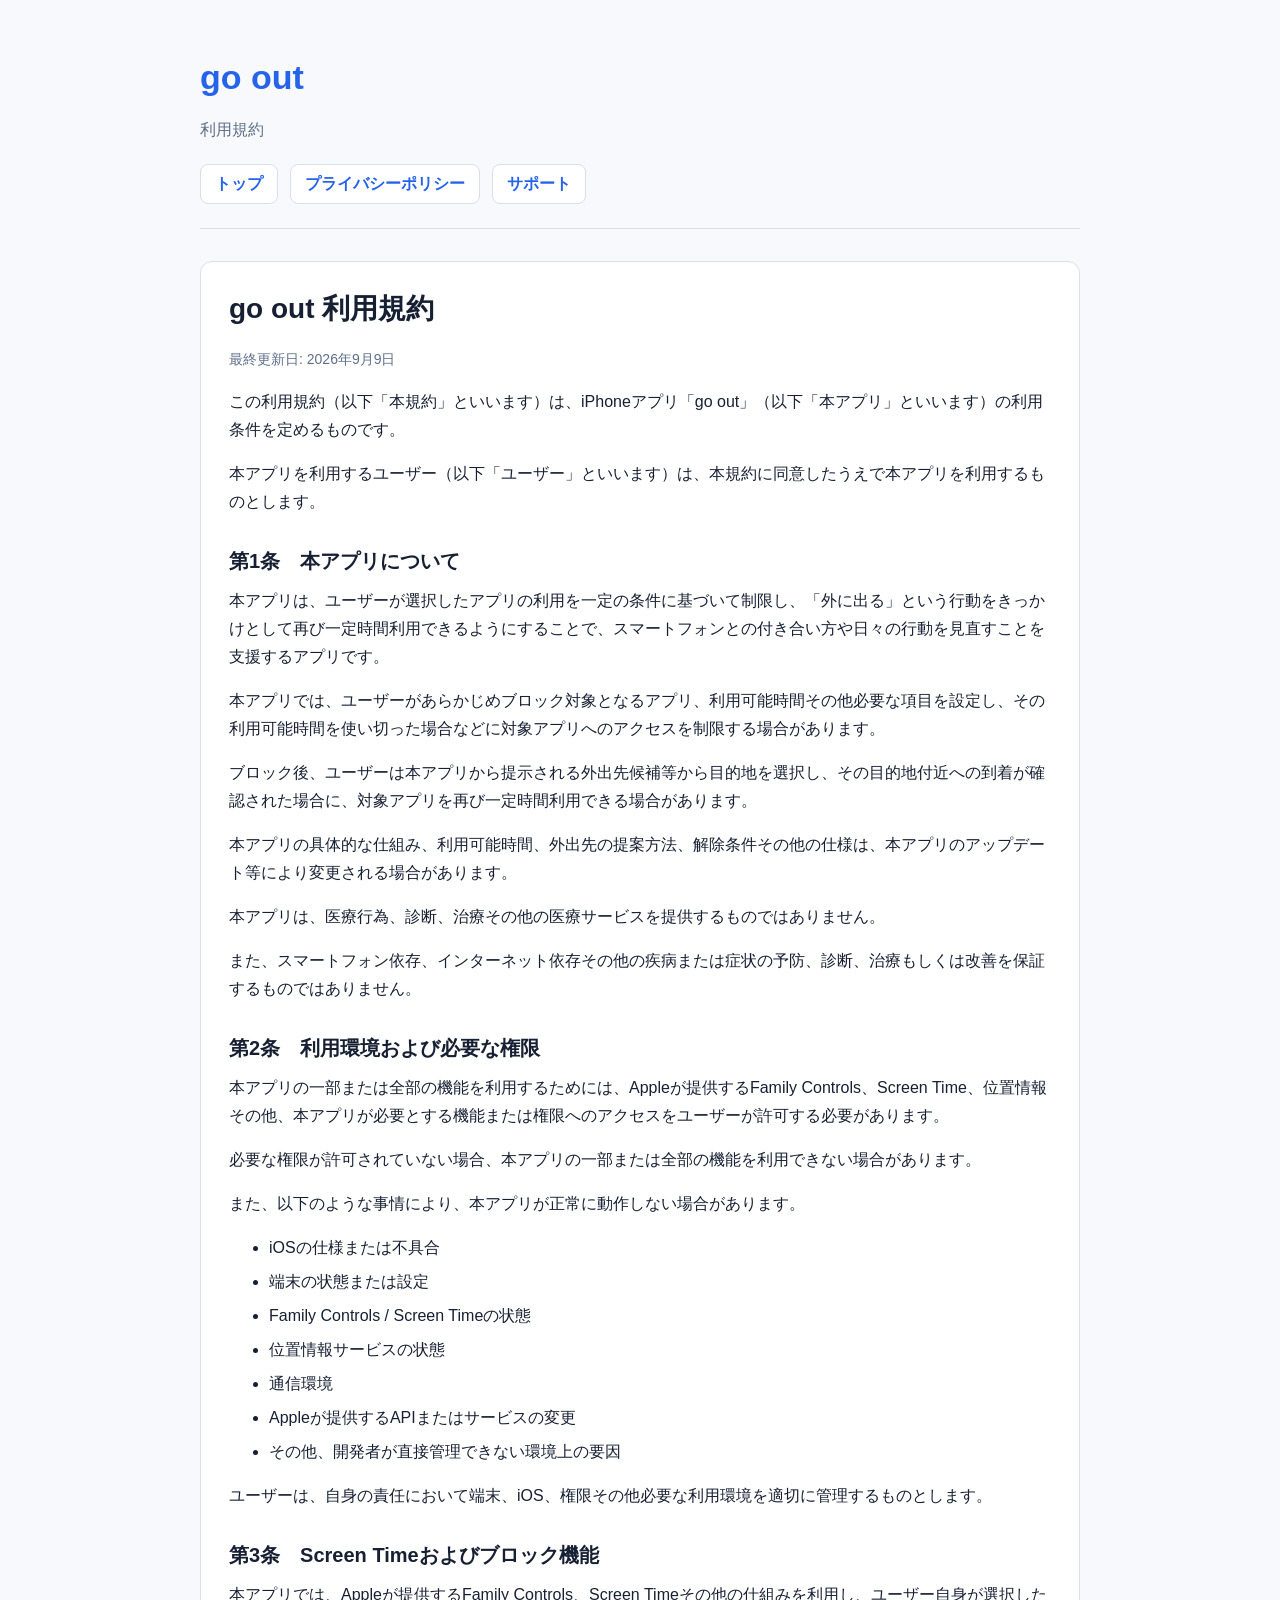
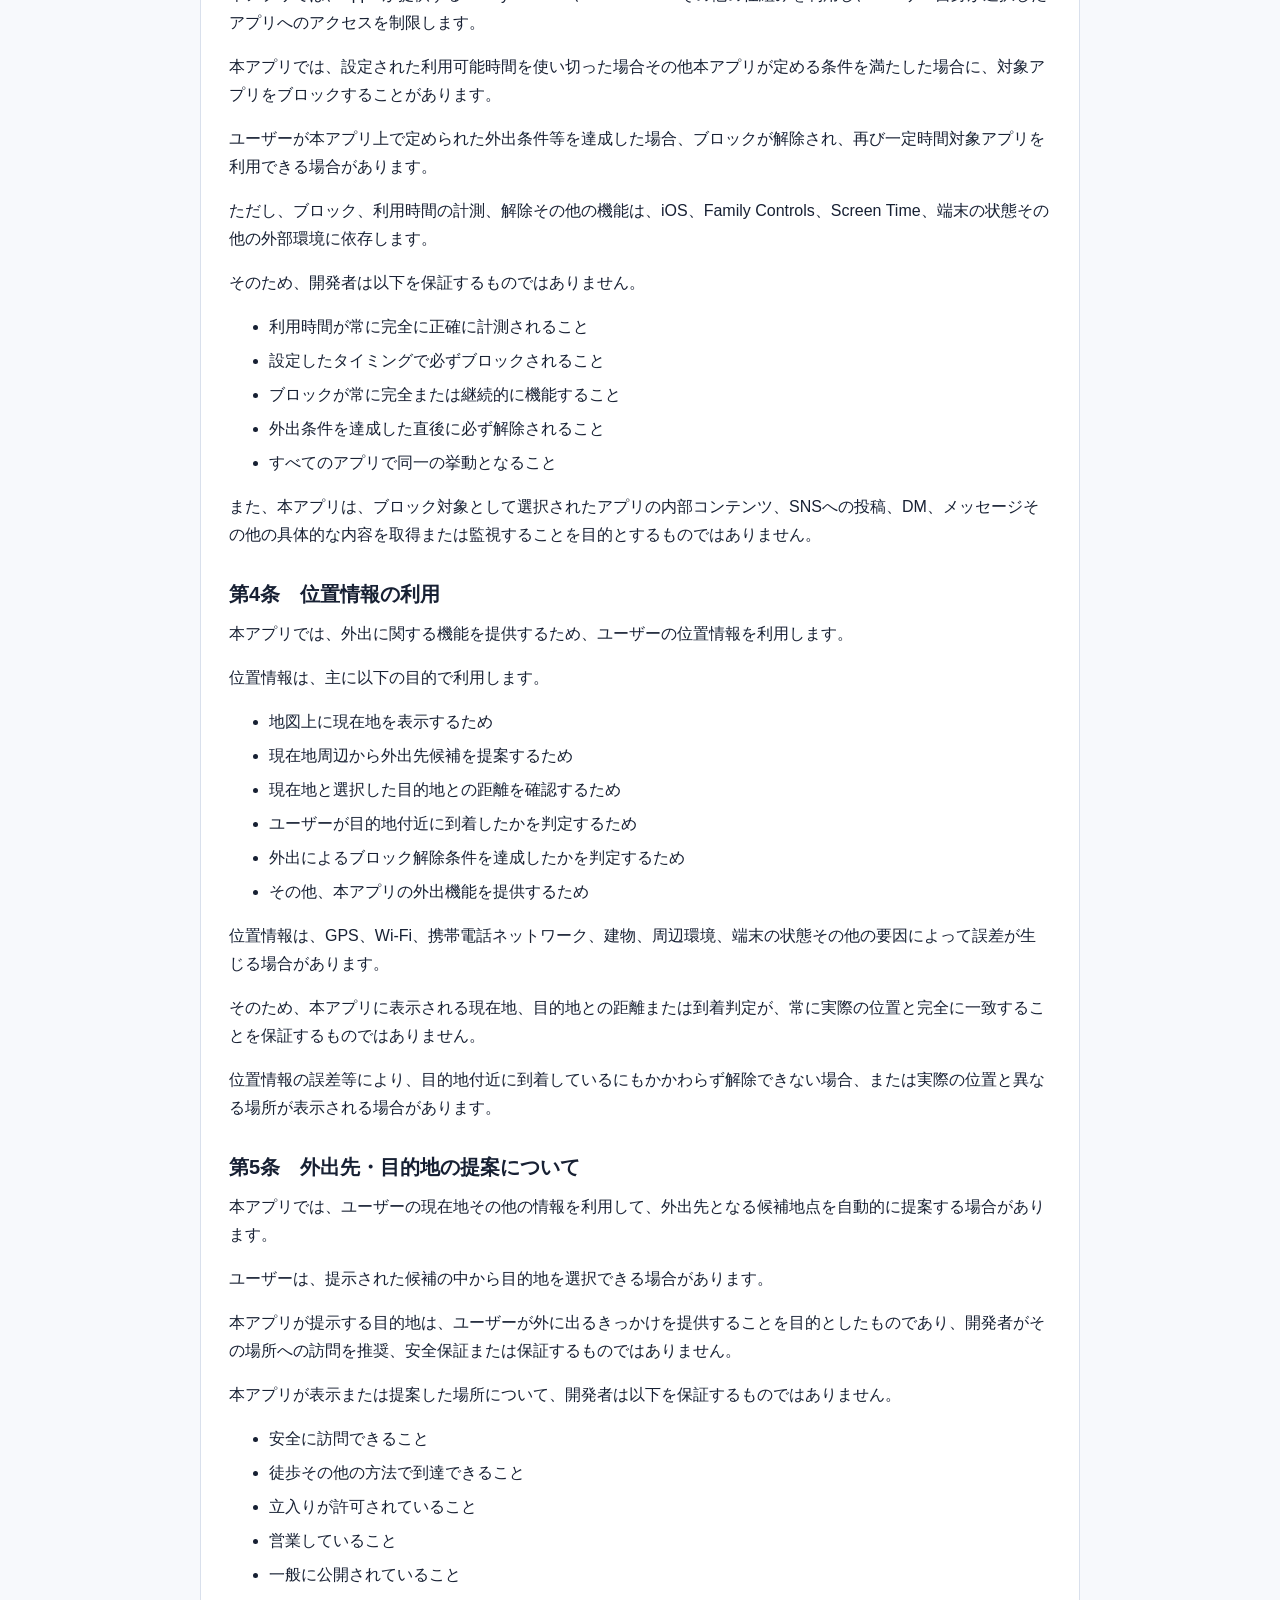
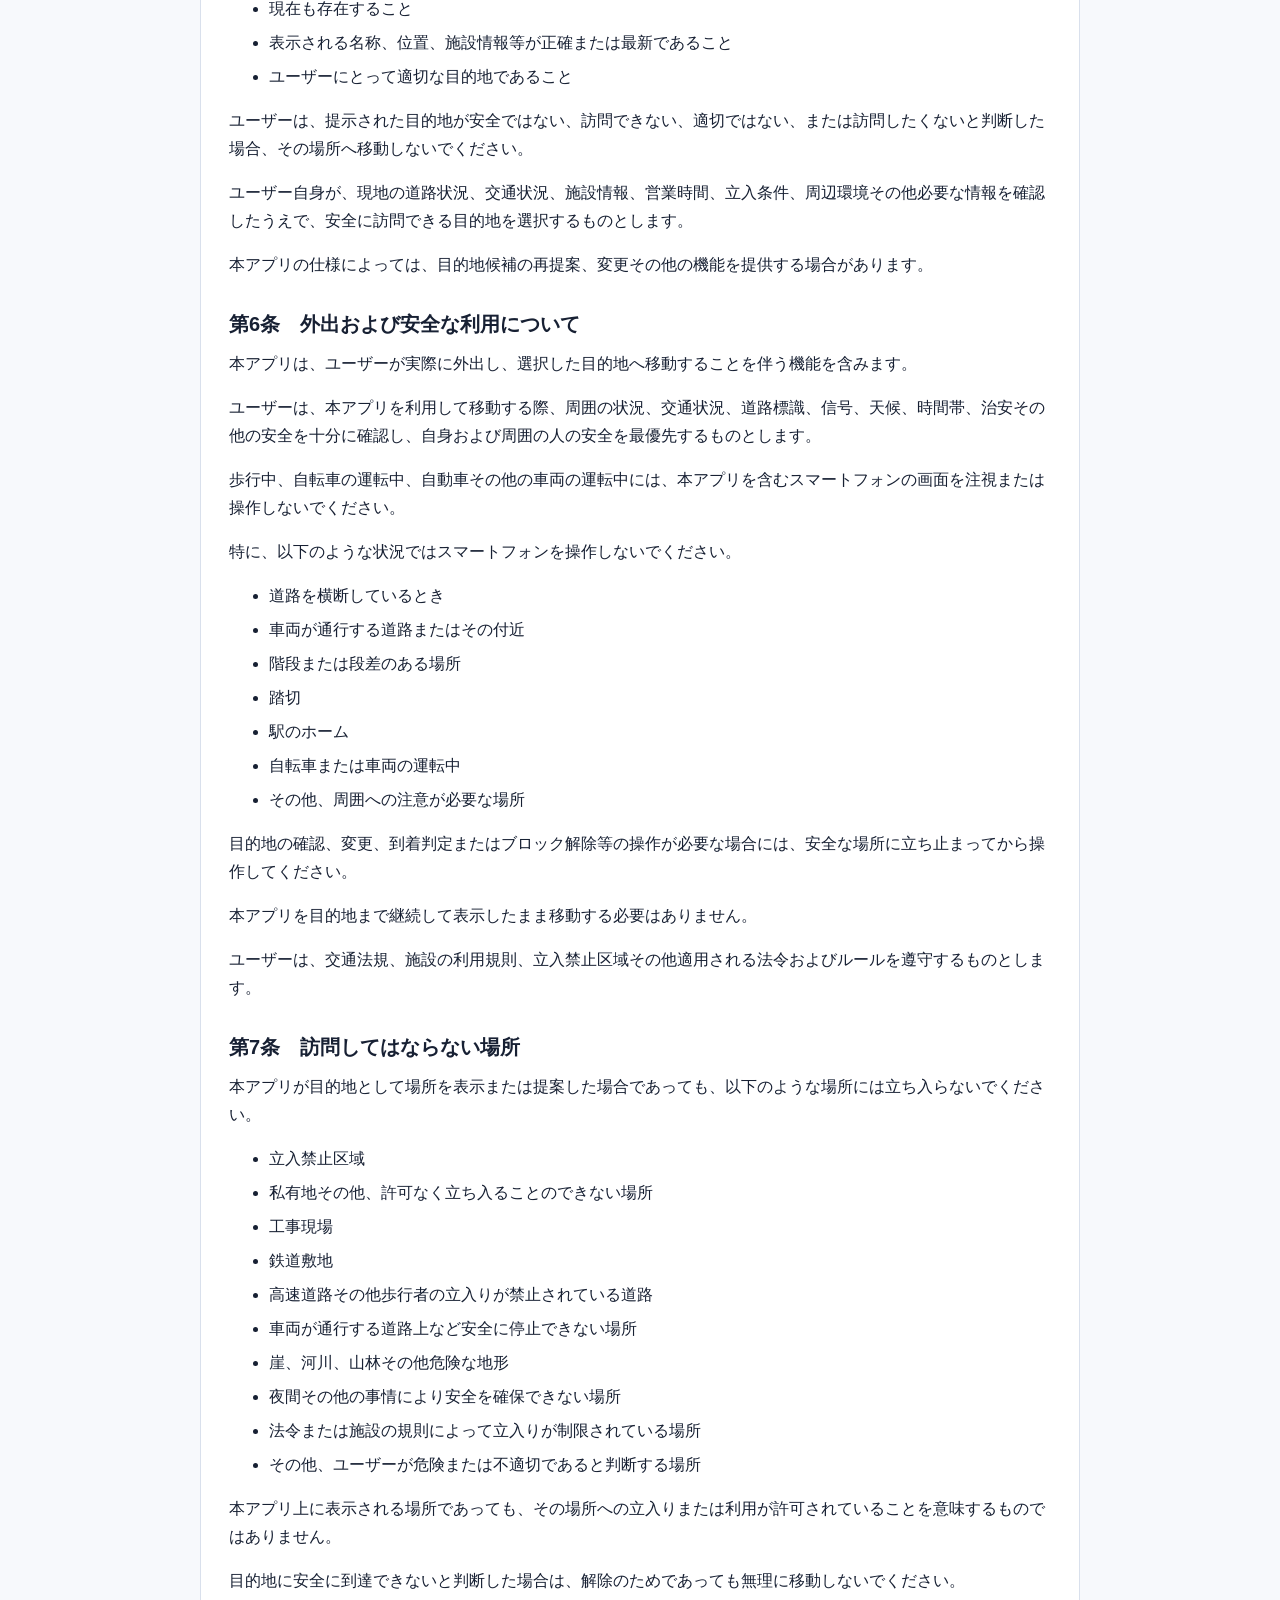
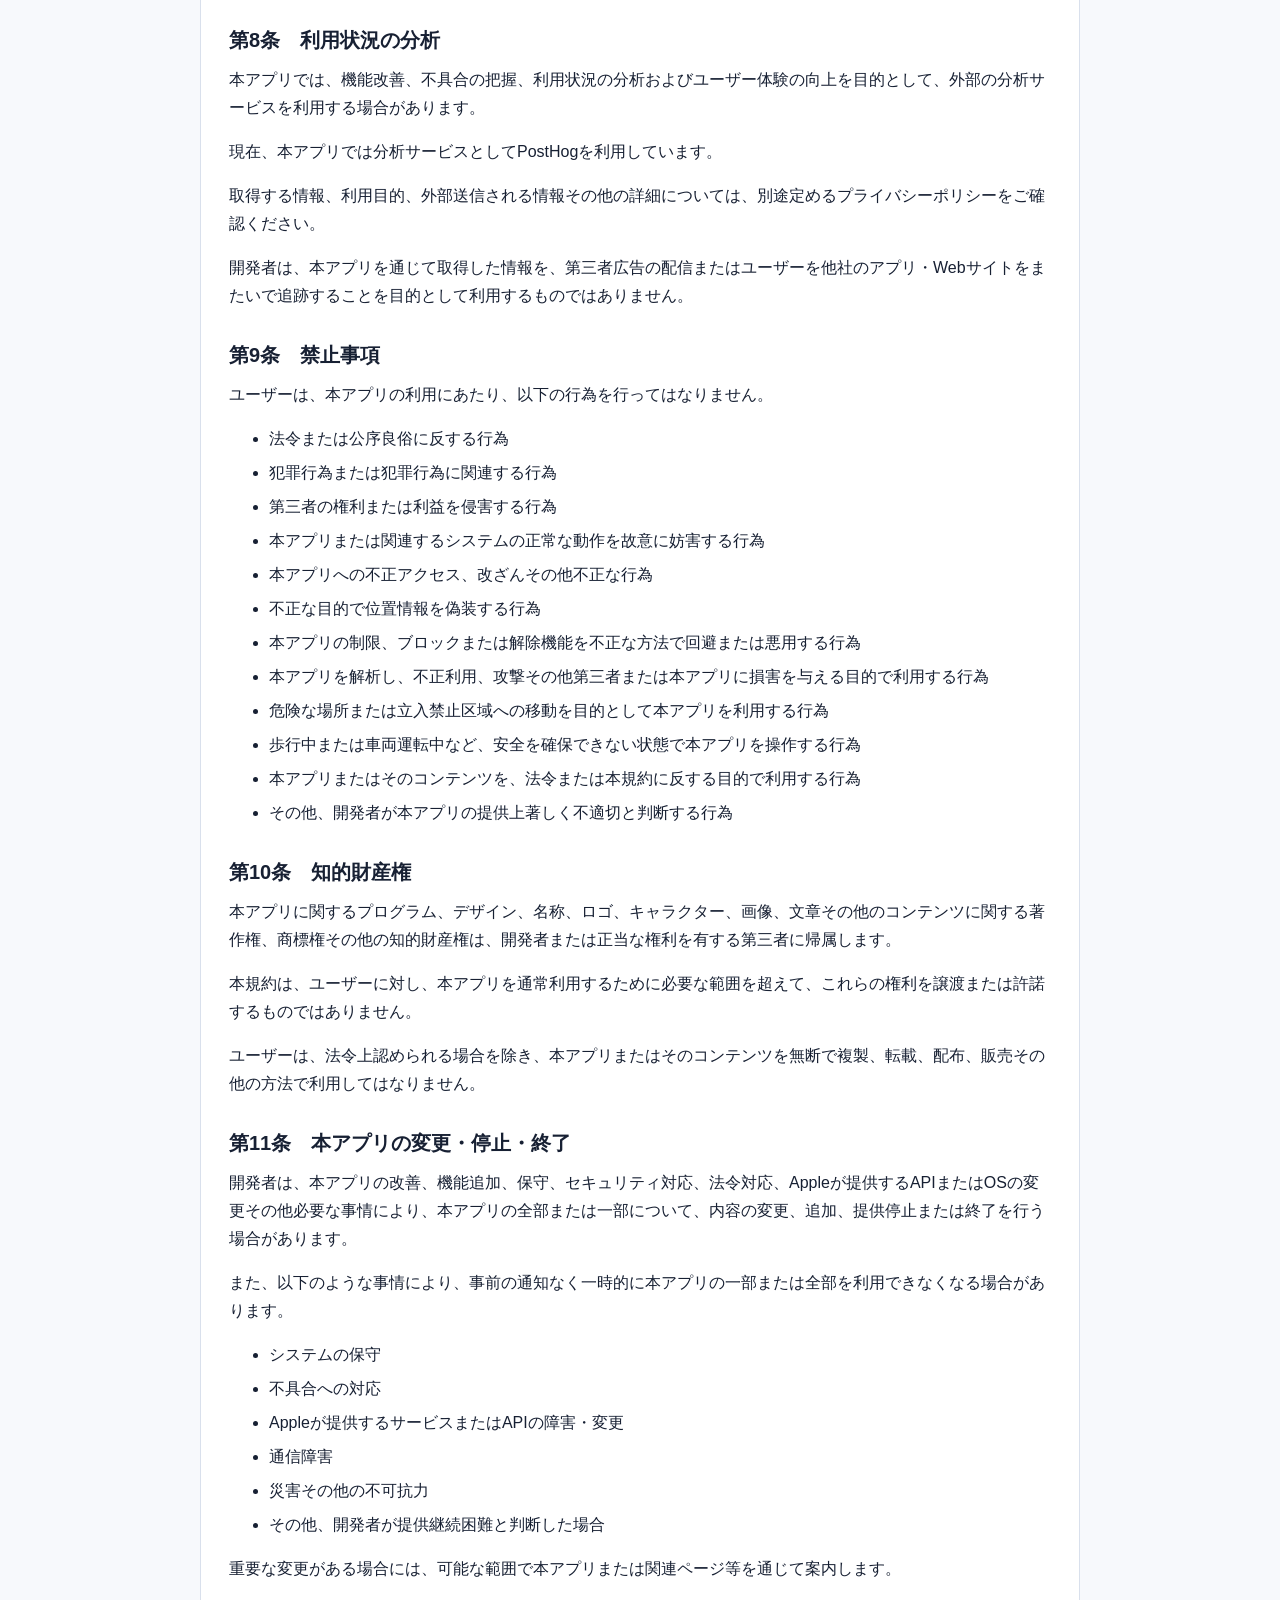
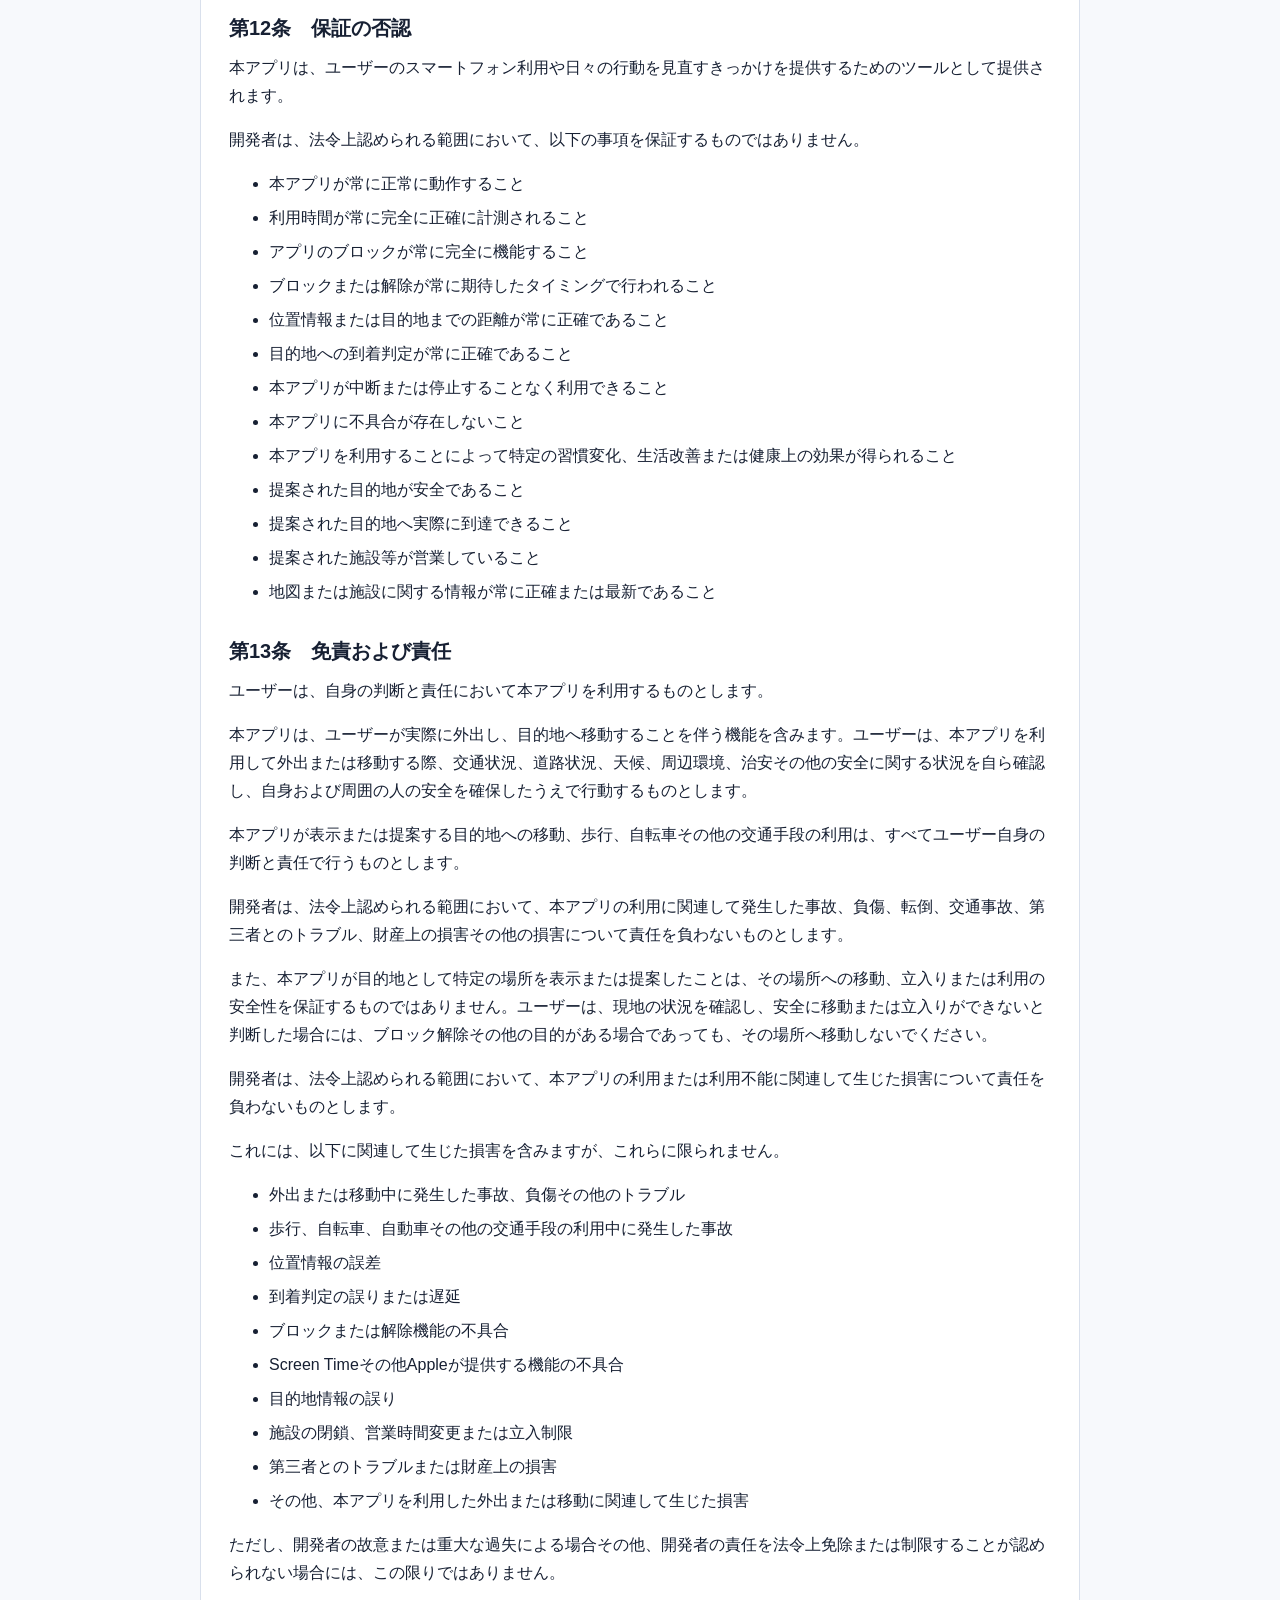
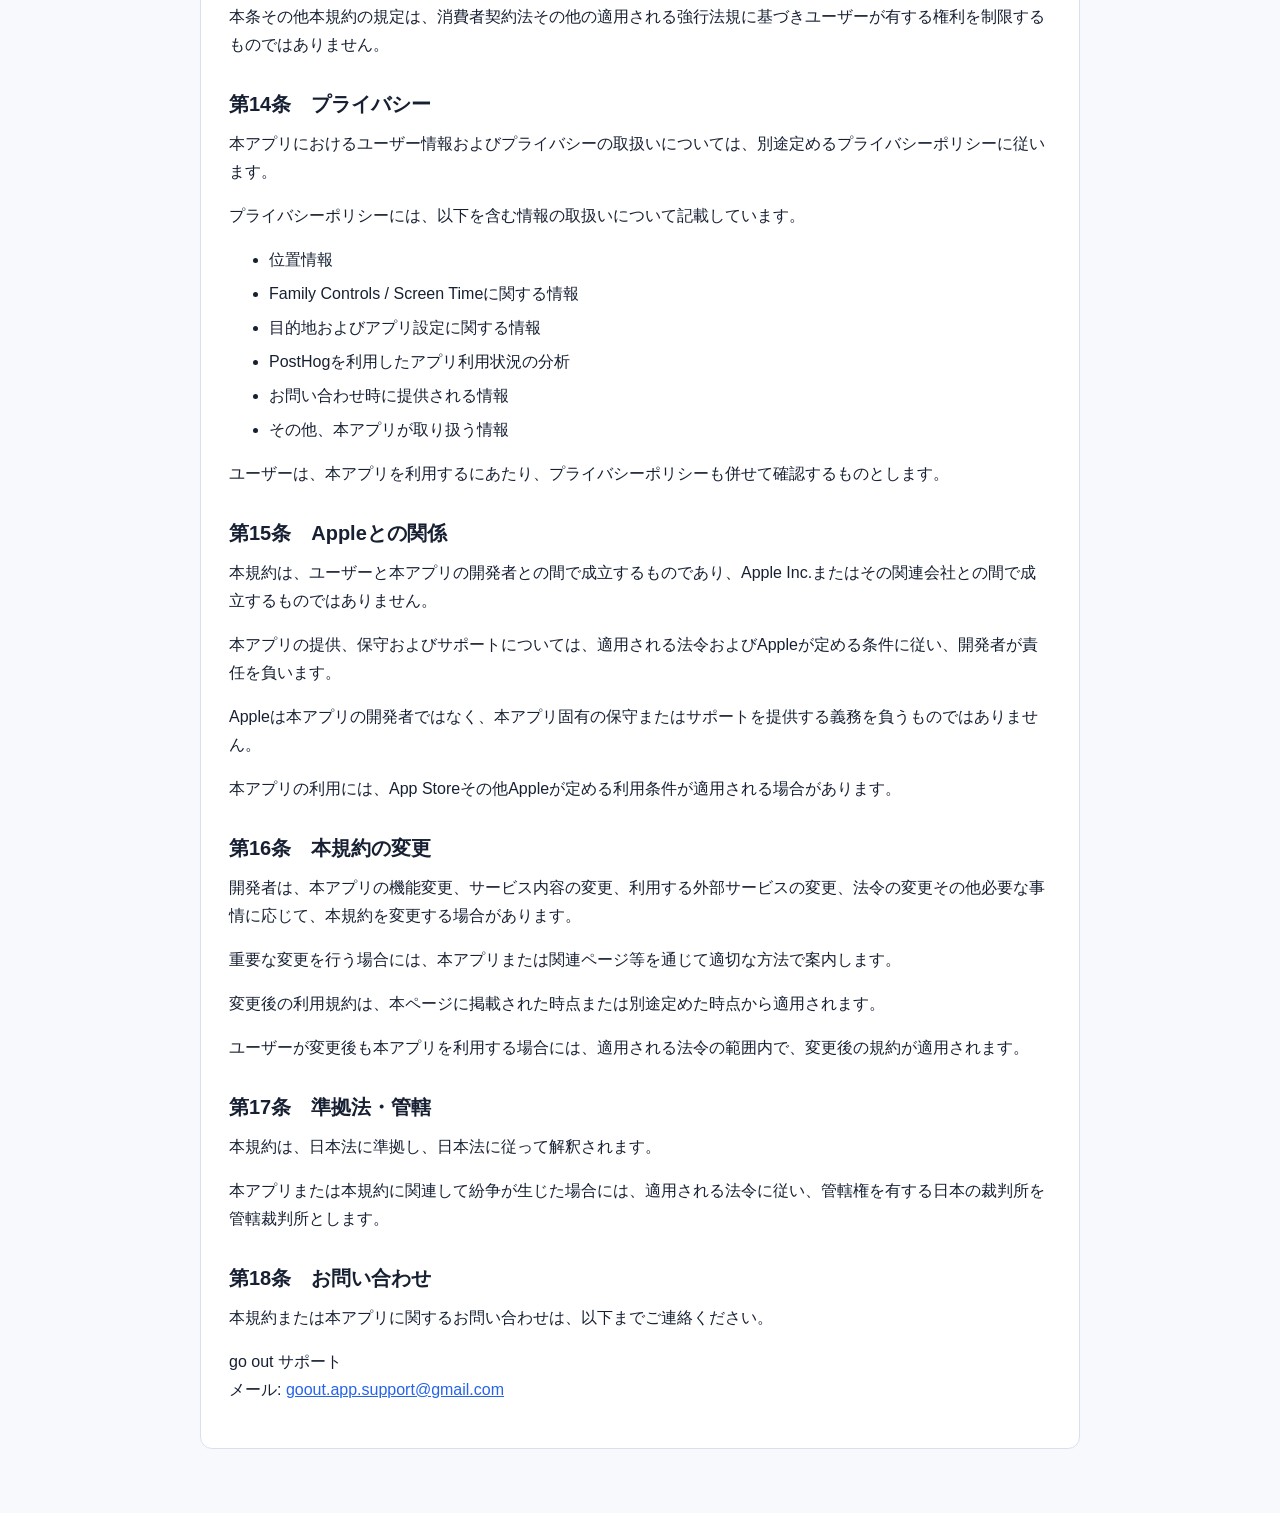
<file: terms.html>
<!doctype html>
<html lang="ja">
  <head>
    <meta charset="utf-8">
    <meta name="viewport" content="width=device-width, initial-scale=1">
    <title>利用規約 - go out</title>
    <link rel="stylesheet" href="styles.css">
  </head>
  <body>
    <div class="page">
      <header>
        <p class="brand">go out</p>
        <p class="lead">利用規約</p>
        <nav aria-label="公開ページ">
          <a href="index.html">トップ</a>
          <a href="privacy.html">プライバシーポリシー</a>
          <a href="support.html">サポート</a>
        </nav>
      </header>

      <main>
        <h1>go out 利用規約</h1>
        <p class="updated">最終更新日: 2026年9月9日</p>

        <p>
          この利用規約（以下「本規約」といいます）は、iPhoneアプリ「go out」（以下「本アプリ」といいます）の利用条件を定めるものです。
        </p>
        <p>
          本アプリを利用するユーザー（以下「ユーザー」といいます）は、本規約に同意したうえで本アプリを利用するものとします。
        </p>

        <h2>第1条　本アプリについて</h2>
        <p>
          本アプリは、ユーザーが選択したアプリの利用を一定の条件に基づいて制限し、「外に出る」という行動をきっかけとして再び一定時間利用できるようにすることで、スマートフォンとの付き合い方や日々の行動を見直すことを支援するアプリです。
        </p>
        <p>
          本アプリでは、ユーザーがあらかじめブロック対象となるアプリ、利用可能時間その他必要な項目を設定し、その利用可能時間を使い切った場合などに対象アプリへのアクセスを制限する場合があります。
        </p>
        <p>
          ブロック後、ユーザーは本アプリから提示される外出先候補等から目的地を選択し、その目的地付近への到着が確認された場合に、対象アプリを再び一定時間利用できる場合があります。
        </p>
        <p>
          本アプリの具体的な仕組み、利用可能時間、外出先の提案方法、解除条件その他の仕様は、本アプリのアップデート等により変更される場合があります。
        </p>
        <p>
          本アプリは、医療行為、診断、治療その他の医療サービスを提供するものではありません。
        </p>
        <p>
          また、スマートフォン依存、インターネット依存その他の疾病または症状の予防、診断、治療もしくは改善を保証するものではありません。
        </p>

        <h2>第2条　利用環境および必要な権限</h2>
        <p>
          本アプリの一部または全部の機能を利用するためには、Appleが提供するFamily Controls、Screen Time、位置情報その他、本アプリが必要とする機能または権限へのアクセスをユーザーが許可する必要があります。
        </p>
        <p>
          必要な権限が許可されていない場合、本アプリの一部または全部の機能を利用できない場合があります。
        </p>
        <p>
          また、以下のような事情により、本アプリが正常に動作しない場合があります。
        </p>
        <ul>
          <li>iOSの仕様または不具合</li>
          <li>端末の状態または設定</li>
          <li>Family Controls / Screen Timeの状態</li>
          <li>位置情報サービスの状態</li>
          <li>通信環境</li>
          <li>Appleが提供するAPIまたはサービスの変更</li>
          <li>その他、開発者が直接管理できない環境上の要因</li>
        </ul>
        <p>
          ユーザーは、自身の責任において端末、iOS、権限その他必要な利用環境を適切に管理するものとします。
        </p>

        <h2>第3条　Screen Timeおよびブロック機能</h2>
        <p>
          本アプリでは、Appleが提供するFamily Controls、Screen Timeその他の仕組みを利用し、ユーザー自身が選択したアプリへのアクセスを制限します。
        </p>
        <p>
          本アプリでは、設定された利用可能時間を使い切った場合その他本アプリが定める条件を満たした場合に、対象アプリをブロックすることがあります。
        </p>
        <p>
          ユーザーが本アプリ上で定められた外出条件等を達成した場合、ブロックが解除され、再び一定時間対象アプリを利用できる場合があります。
        </p>
        <p>
          ただし、ブロック、利用時間の計測、解除その他の機能は、iOS、Family Controls、Screen Time、端末の状態その他の外部環境に依存します。
        </p>
        <p>そのため、開発者は以下を保証するものではありません。</p>
        <ul>
          <li>利用時間が常に完全に正確に計測されること</li>
          <li>設定したタイミングで必ずブロックされること</li>
          <li>ブロックが常に完全または継続的に機能すること</li>
          <li>外出条件を達成した直後に必ず解除されること</li>
          <li>すべてのアプリで同一の挙動となること</li>
        </ul>
        <p>
          また、本アプリは、ブロック対象として選択されたアプリの内部コンテンツ、SNSへの投稿、DM、メッセージその他の具体的な内容を取得または監視することを目的とするものではありません。
        </p>

        <h2>第4条　位置情報の利用</h2>
        <p>
          本アプリでは、外出に関する機能を提供するため、ユーザーの位置情報を利用します。
        </p>
        <p>位置情報は、主に以下の目的で利用します。</p>
        <ul>
          <li>地図上に現在地を表示するため</li>
          <li>現在地周辺から外出先候補を提案するため</li>
          <li>現在地と選択した目的地との距離を確認するため</li>
          <li>ユーザーが目的地付近に到着したかを判定するため</li>
          <li>外出によるブロック解除条件を達成したかを判定するため</li>
          <li>その他、本アプリの外出機能を提供するため</li>
        </ul>
        <p>
          位置情報は、GPS、Wi-Fi、携帯電話ネットワーク、建物、周辺環境、端末の状態その他の要因によって誤差が生じる場合があります。
        </p>
        <p>
          そのため、本アプリに表示される現在地、目的地との距離または到着判定が、常に実際の位置と完全に一致することを保証するものではありません。
        </p>
        <p>
          位置情報の誤差等により、目的地付近に到着しているにもかかわらず解除できない場合、または実際の位置と異なる場所が表示される場合があります。
        </p>

        <h2>第5条　外出先・目的地の提案について</h2>
        <p>
          本アプリでは、ユーザーの現在地その他の情報を利用して、外出先となる候補地点を自動的に提案する場合があります。
        </p>
        <p>
          ユーザーは、提示された候補の中から目的地を選択できる場合があります。
        </p>
        <p>
          本アプリが提示する目的地は、ユーザーが外に出るきっかけを提供することを目的としたものであり、開発者がその場所への訪問を推奨、安全保証または保証するものではありません。
        </p>
        <p>
          本アプリが表示または提案した場所について、開発者は以下を保証するものではありません。
        </p>
        <ul>
          <li>安全に訪問できること</li>
          <li>徒歩その他の方法で到達できること</li>
          <li>立入りが許可されていること</li>
          <li>営業していること</li>
          <li>一般に公開されていること</li>
          <li>現在も存在すること</li>
          <li>表示される名称、位置、施設情報等が正確または最新であること</li>
          <li>ユーザーにとって適切な目的地であること</li>
        </ul>
        <p>
          ユーザーは、提示された目的地が安全ではない、訪問できない、適切ではない、または訪問したくないと判断した場合、その場所へ移動しないでください。
        </p>
        <p>
          ユーザー自身が、現地の道路状況、交通状況、施設情報、営業時間、立入条件、周辺環境その他必要な情報を確認したうえで、安全に訪問できる目的地を選択するものとします。
        </p>
        <p>
          本アプリの仕様によっては、目的地候補の再提案、変更その他の機能を提供する場合があります。
        </p>

        <h2>第6条　外出および安全な利用について</h2>
        <p>
          本アプリは、ユーザーが実際に外出し、選択した目的地へ移動することを伴う機能を含みます。
        </p>
        <p>
          ユーザーは、本アプリを利用して移動する際、周囲の状況、交通状況、道路標識、信号、天候、時間帯、治安その他の安全を十分に確認し、自身および周囲の人の安全を最優先するものとします。
        </p>
        <p>
          歩行中、自転車の運転中、自動車その他の車両の運転中には、本アプリを含むスマートフォンの画面を注視または操作しないでください。
        </p>
        <p>特に、以下のような状況ではスマートフォンを操作しないでください。</p>
        <ul>
          <li>道路を横断しているとき</li>
          <li>車両が通行する道路またはその付近</li>
          <li>階段または段差のある場所</li>
          <li>踏切</li>
          <li>駅のホーム</li>
          <li>自転車または車両の運転中</li>
          <li>その他、周囲への注意が必要な場所</li>
        </ul>
        <p>
          目的地の確認、変更、到着判定またはブロック解除等の操作が必要な場合には、安全な場所に立ち止まってから操作してください。
        </p>
        <p>
          本アプリを目的地まで継続して表示したまま移動する必要はありません。
        </p>
        <p>
          ユーザーは、交通法規、施設の利用規則、立入禁止区域その他適用される法令およびルールを遵守するものとします。
        </p>

        <h2>第7条　訪問してはならない場所</h2>
        <p>
          本アプリが目的地として場所を表示または提案した場合であっても、以下のような場所には立ち入らないでください。
        </p>
        <ul>
          <li>立入禁止区域</li>
          <li>私有地その他、許可なく立ち入ることのできない場所</li>
          <li>工事現場</li>
          <li>鉄道敷地</li>
          <li>高速道路その他歩行者の立入りが禁止されている道路</li>
          <li>車両が通行する道路上など安全に停止できない場所</li>
          <li>崖、河川、山林その他危険な地形</li>
          <li>夜間その他の事情により安全を確保できない場所</li>
          <li>法令または施設の規則によって立入りが制限されている場所</li>
          <li>その他、ユーザーが危険または不適切であると判断する場所</li>
        </ul>
        <p>
          本アプリ上に表示される場所であっても、その場所への立入りまたは利用が許可されていることを意味するものではありません。
        </p>
        <p>
          目的地に安全に到達できないと判断した場合は、解除のためであっても無理に移動しないでください。
        </p>

        <h2>第8条　利用状況の分析</h2>
        <p>
          本アプリでは、機能改善、不具合の把握、利用状況の分析およびユーザー体験の向上を目的として、外部の分析サービスを利用する場合があります。
        </p>
        <p>
          現在、本アプリでは分析サービスとしてPostHogを利用しています。
        </p>
        <p>
          取得する情報、利用目的、外部送信される情報その他の詳細については、別途定めるプライバシーポリシーをご確認ください。
        </p>
        <p>
          開発者は、本アプリを通じて取得した情報を、第三者広告の配信またはユーザーを他社のアプリ・Webサイトをまたいで追跡することを目的として利用するものではありません。
        </p>

        <h2>第9条　禁止事項</h2>
        <p>
          ユーザーは、本アプリの利用にあたり、以下の行為を行ってはなりません。
        </p>
        <ul>
          <li>法令または公序良俗に反する行為</li>
          <li>犯罪行為または犯罪行為に関連する行為</li>
          <li>第三者の権利または利益を侵害する行為</li>
          <li>本アプリまたは関連するシステムの正常な動作を故意に妨害する行為</li>
          <li>本アプリへの不正アクセス、改ざんその他不正な行為</li>
          <li>不正な目的で位置情報を偽装する行為</li>
          <li>本アプリの制限、ブロックまたは解除機能を不正な方法で回避または悪用する行為</li>
          <li>本アプリを解析し、不正利用、攻撃その他第三者または本アプリに損害を与える目的で利用する行為</li>
          <li>危険な場所または立入禁止区域への移動を目的として本アプリを利用する行為</li>
          <li>歩行中または車両運転中など、安全を確保できない状態で本アプリを操作する行為</li>
          <li>本アプリまたはそのコンテンツを、法令または本規約に反する目的で利用する行為</li>
          <li>その他、開発者が本アプリの提供上著しく不適切と判断する行為</li>
        </ul>

        <h2>第10条　知的財産権</h2>
        <p>
          本アプリに関するプログラム、デザイン、名称、ロゴ、キャラクター、画像、文章その他のコンテンツに関する著作権、商標権その他の知的財産権は、開発者または正当な権利を有する第三者に帰属します。
        </p>
        <p>
          本規約は、ユーザーに対し、本アプリを通常利用するために必要な範囲を超えて、これらの権利を譲渡または許諾するものではありません。
        </p>
        <p>
          ユーザーは、法令上認められる場合を除き、本アプリまたはそのコンテンツを無断で複製、転載、配布、販売その他の方法で利用してはなりません。
        </p>

        <h2>第11条　本アプリの変更・停止・終了</h2>
        <p>
          開発者は、本アプリの改善、機能追加、保守、セキュリティ対応、法令対応、Appleが提供するAPIまたはOSの変更その他必要な事情により、本アプリの全部または一部について、内容の変更、追加、提供停止または終了を行う場合があります。
        </p>
        <p>
          また、以下のような事情により、事前の通知なく一時的に本アプリの一部または全部を利用できなくなる場合があります。
        </p>
        <ul>
          <li>システムの保守</li>
          <li>不具合への対応</li>
          <li>Appleが提供するサービスまたはAPIの障害・変更</li>
          <li>通信障害</li>
          <li>災害その他の不可抗力</li>
          <li>その他、開発者が提供継続困難と判断した場合</li>
        </ul>
        <p>
          重要な変更がある場合には、可能な範囲で本アプリまたは関連ページ等を通じて案内します。
        </p>

        <h2>第12条　保証の否認</h2>
        <p>
          本アプリは、ユーザーのスマートフォン利用や日々の行動を見直すきっかけを提供するためのツールとして提供されます。
        </p>
        <p>
          開発者は、法令上認められる範囲において、以下の事項を保証するものではありません。
        </p>
        <ul>
          <li>本アプリが常に正常に動作すること</li>
          <li>利用時間が常に完全に正確に計測されること</li>
          <li>アプリのブロックが常に完全に機能すること</li>
          <li>ブロックまたは解除が常に期待したタイミングで行われること</li>
          <li>位置情報または目的地までの距離が常に正確であること</li>
          <li>目的地への到着判定が常に正確であること</li>
          <li>本アプリが中断または停止することなく利用できること</li>
          <li>本アプリに不具合が存在しないこと</li>
          <li>本アプリを利用することによって特定の習慣変化、生活改善または健康上の効果が得られること</li>
          <li>提案された目的地が安全であること</li>
          <li>提案された目的地へ実際に到達できること</li>
          <li>提案された施設等が営業していること</li>
          <li>地図または施設に関する情報が常に正確または最新であること</li>
        </ul>

        <h2>第13条　免責および責任</h2>
        <p>
          ユーザーは、自身の判断と責任において本アプリを利用するものとします。
        </p>
        <p>
          本アプリは、ユーザーが実際に外出し、目的地へ移動することを伴う機能を含みます。ユーザーは、本アプリを利用して外出または移動する際、交通状況、道路状況、天候、周辺環境、治安その他の安全に関する状況を自ら確認し、自身および周囲の人の安全を確保したうえで行動するものとします。
        </p>
        <p>
          本アプリが表示または提案する目的地への移動、歩行、自転車その他の交通手段の利用は、すべてユーザー自身の判断と責任で行うものとします。
        </p>
        <p>
          開発者は、法令上認められる範囲において、本アプリの利用に関連して発生した事故、負傷、転倒、交通事故、第三者とのトラブル、財産上の損害その他の損害について責任を負わないものとします。
        </p>
        <p>
          また、本アプリが目的地として特定の場所を表示または提案したことは、その場所への移動、立入りまたは利用の安全性を保証するものではありません。ユーザーは、現地の状況を確認し、安全に移動または立入りができないと判断した場合には、ブロック解除その他の目的がある場合であっても、その場所へ移動しないでください。
        </p>
        <p>
          開発者は、法令上認められる範囲において、本アプリの利用または利用不能に関連して生じた損害について責任を負わないものとします。
        </p>
        <p>これには、以下に関連して生じた損害を含みますが、これらに限られません。</p>
        <ul>
          <li>外出または移動中に発生した事故、負傷その他のトラブル</li>
          <li>歩行、自転車、自動車その他の交通手段の利用中に発生した事故</li>
          <li>位置情報の誤差</li>
          <li>到着判定の誤りまたは遅延</li>
          <li>ブロックまたは解除機能の不具合</li>
          <li>Screen Timeその他Appleが提供する機能の不具合</li>
          <li>目的地情報の誤り</li>
          <li>施設の閉鎖、営業時間変更または立入制限</li>
          <li>第三者とのトラブルまたは財産上の損害</li>
          <li>その他、本アプリを利用した外出または移動に関連して生じた損害</li>
        </ul>
        <p>
          ただし、開発者の故意または重大な過失による場合その他、開発者の責任を法令上免除または制限することが認められない場合には、この限りではありません。
        </p>
        <p>
          本条その他本規約の規定は、消費者契約法その他の適用される強行法規に基づきユーザーが有する権利を制限するものではありません。
        </p>

        <h2>第14条　プライバシー</h2>
        <p>
          本アプリにおけるユーザー情報およびプライバシーの取扱いについては、別途定めるプライバシーポリシーに従います。
        </p>
        <p>プライバシーポリシーには、以下を含む情報の取扱いについて記載しています。</p>
        <ul>
          <li>位置情報</li>
          <li>Family Controls / Screen Timeに関する情報</li>
          <li>目的地およびアプリ設定に関する情報</li>
          <li>PostHogを利用したアプリ利用状況の分析</li>
          <li>お問い合わせ時に提供される情報</li>
          <li>その他、本アプリが取り扱う情報</li>
        </ul>
        <p>
          ユーザーは、本アプリを利用するにあたり、プライバシーポリシーも併せて確認するものとします。
        </p>

        <h2>第15条　Appleとの関係</h2>
        <p>
          本規約は、ユーザーと本アプリの開発者との間で成立するものであり、Apple Inc.またはその関連会社との間で成立するものではありません。
        </p>
        <p>
          本アプリの提供、保守およびサポートについては、適用される法令およびAppleが定める条件に従い、開発者が責任を負います。
        </p>
        <p>
          Appleは本アプリの開発者ではなく、本アプリ固有の保守またはサポートを提供する義務を負うものではありません。
        </p>
        <p>
          本アプリの利用には、App Storeその他Appleが定める利用条件が適用される場合があります。
        </p>

        <h2>第16条　本規約の変更</h2>
        <p>
          開発者は、本アプリの機能変更、サービス内容の変更、利用する外部サービスの変更、法令の変更その他必要な事情に応じて、本規約を変更する場合があります。
        </p>
        <p>
          重要な変更を行う場合には、本アプリまたは関連ページ等を通じて適切な方法で案内します。
        </p>
        <p>
          変更後の利用規約は、本ページに掲載された時点または別途定めた時点から適用されます。
        </p>
        <p>
          ユーザーが変更後も本アプリを利用する場合には、適用される法令の範囲内で、変更後の規約が適用されます。
        </p>

        <h2>第17条　準拠法・管轄</h2>
        <p>
          本規約は、日本法に準拠し、日本法に従って解釈されます。
        </p>
        <p>
          本アプリまたは本規約に関連して紛争が生じた場合には、適用される法令に従い、管轄権を有する日本の裁判所を管轄裁判所とします。
        </p>

        <h2>第18条　お問い合わせ</h2>
        <p>
          本規約または本アプリに関するお問い合わせは、以下までご連絡ください。
        </p>
        <p>
          go out サポート<br>
          メール: <a href="mailto:goout.app.support@gmail.com">goout.app.support@gmail.com</a>
        </p>
      </main>
    </div>
  </body>
</html>
</file>
<file: styles.css>
:root {
  color-scheme: light;
  --bg: #f7f9fc;
  --text: #172033;
  --muted: #5f6f89;
  --line: #d9e0ec;
  --primary: #2563eb;
  --card: #ffffff;
}

* {
  box-sizing: border-box;
}

body {
  margin: 0;
  background: var(--bg);
  color: var(--text);
  font-family: -apple-system, BlinkMacSystemFont, "Helvetica Neue", Arial, sans-serif;
  line-height: 1.75;
}

.page {
  width: min(880px, calc(100% - 32px));
  margin: 0 auto;
  padding: 48px 0 64px;
}

header {
  padding-bottom: 24px;
  border-bottom: 1px solid var(--line);
  margin-bottom: 32px;
}

.brand {
  color: var(--primary);
  font-size: 34px;
  font-weight: 800;
  letter-spacing: 0;
  margin: 0 0 8px;
}

.lead {
  margin: 0;
  color: var(--muted);
}

nav {
  display: flex;
  gap: 12px;
  flex-wrap: wrap;
  margin-top: 20px;
}

a {
  color: var(--primary);
}

nav a {
  display: inline-flex;
  align-items: center;
  min-height: 40px;
  padding: 0 14px;
  border: 1px solid var(--line);
  border-radius: 8px;
  background: var(--card);
  text-decoration: none;
  font-weight: 600;
}

main {
  background: var(--card);
  border: 1px solid var(--line);
  border-radius: 12px;
  padding: 28px;
}

h1,
h2 {
  line-height: 1.35;
  letter-spacing: 0;
}

h1 {
  font-size: 28px;
  margin: 0 0 20px;
}

h2 {
  font-size: 20px;
  margin: 32px 0 12px;
}

p,
ul {
  margin: 0 0 16px;
}

li + li {
  margin-top: 6px;
}

.updated {
  color: var(--muted);
  font-size: 14px;
}

footer {
  color: var(--muted);
  font-size: 14px;
  margin-top: 28px;
}

@media (max-width: 640px) {
  .page {
    width: min(100% - 24px, 880px);
    padding-top: 28px;
  }

  main {
    padding: 20px;
  }

  .brand {
    font-size: 30px;
  }
}
</file>
